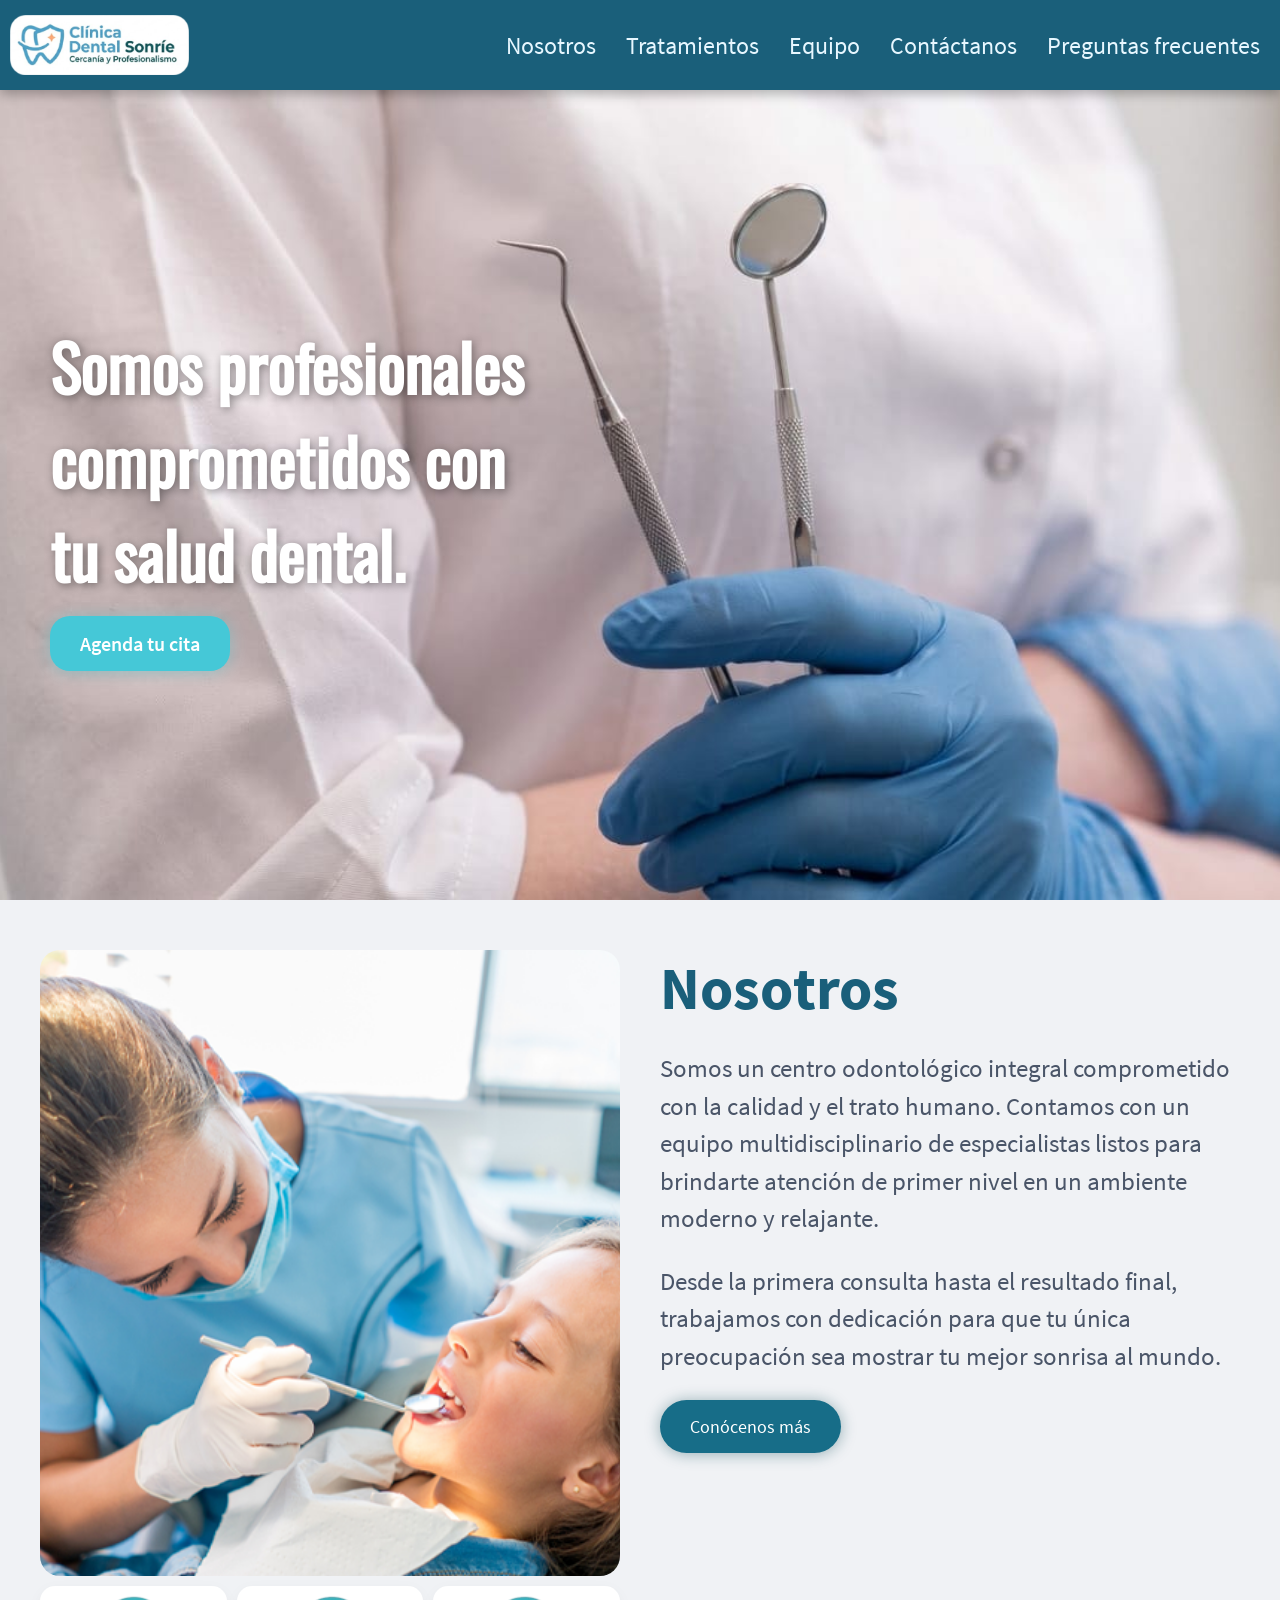
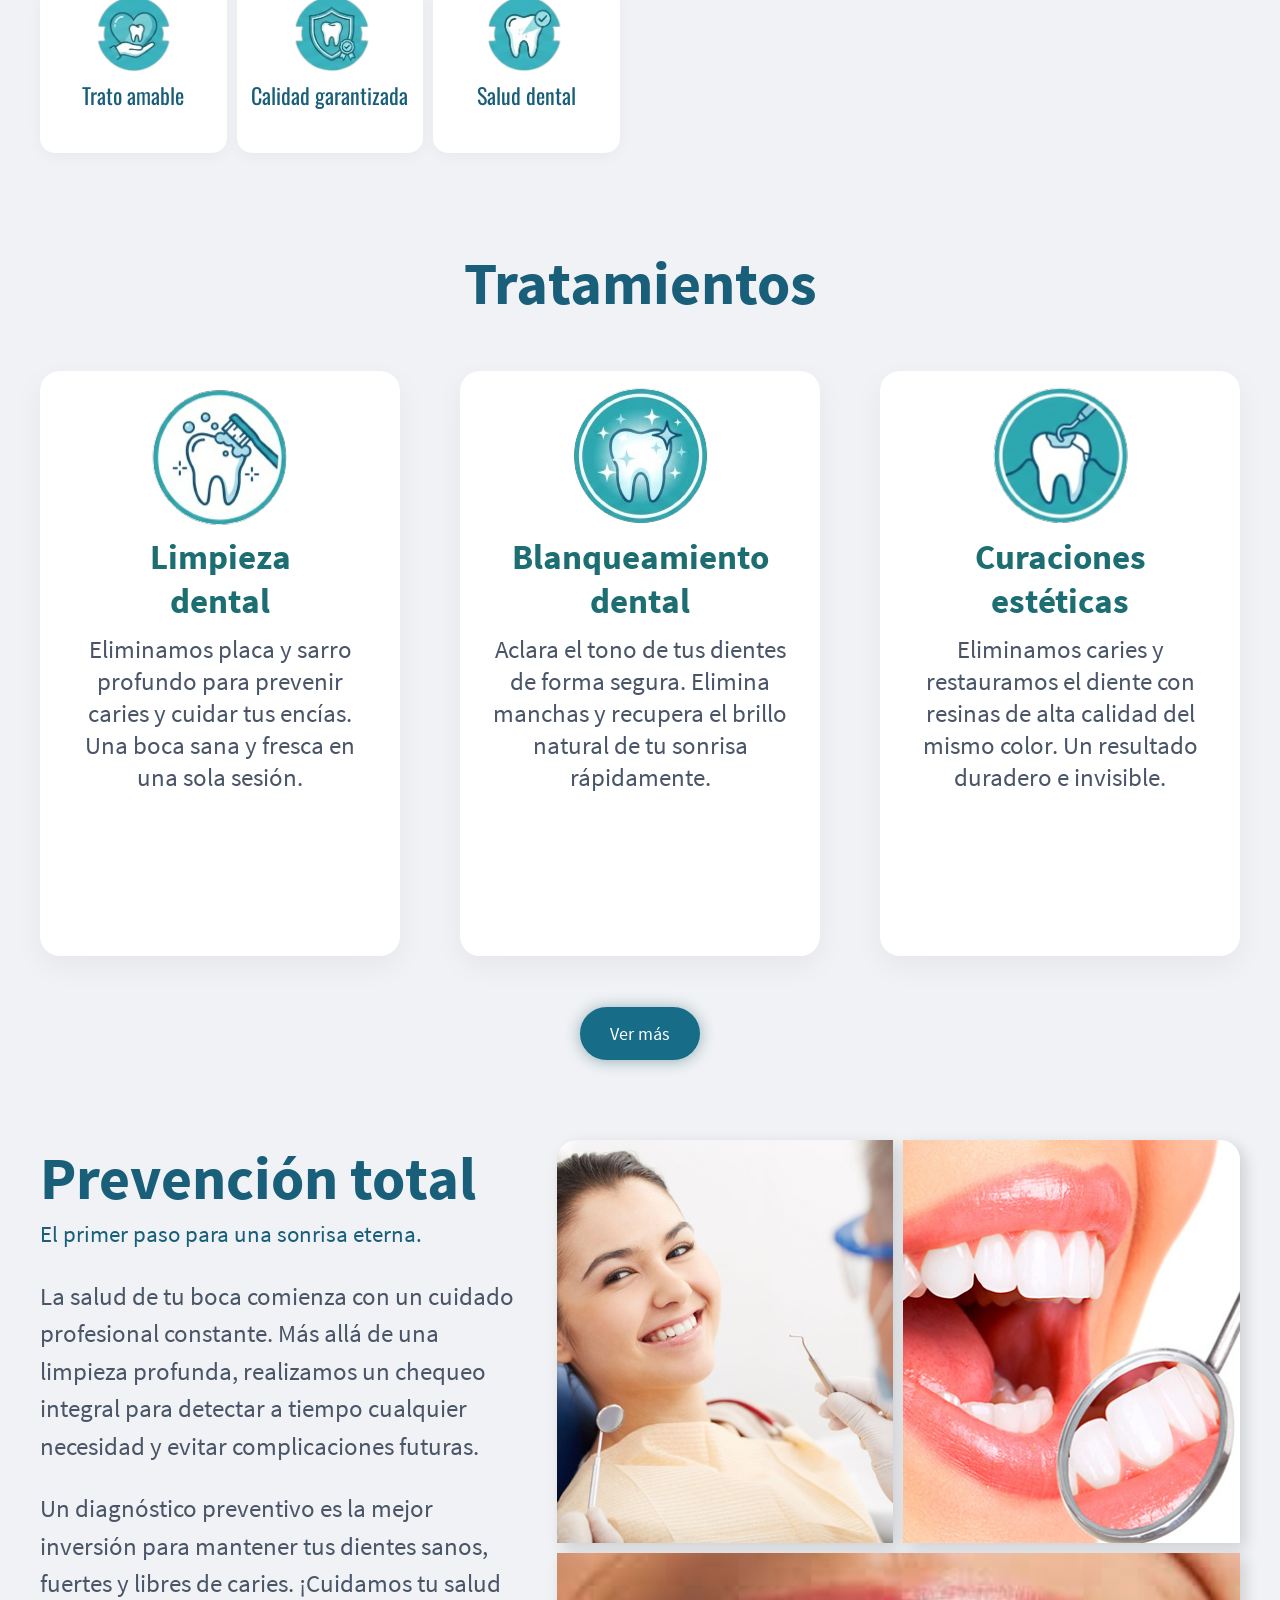
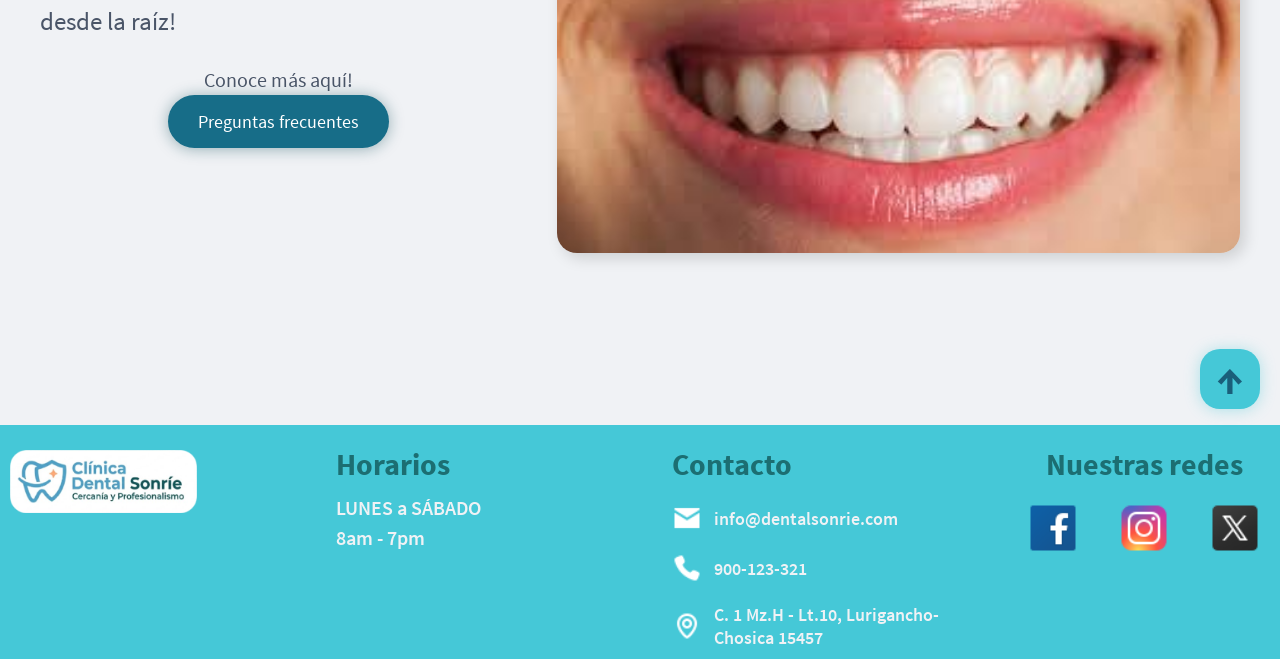
<file: index.html>
<!DOCTYPE html>
<html lang="en">
<head>
    <meta charset="UTF-8">
    <meta name="viewport" content="width=device-width, initial-scale=1.0">
    <title>Clínica Dental Sonríe</title>
    <link rel="stylesheet" href="css/global.css">
    <link rel="stylesheet" href="css/inicio.css">
</head>
<body>
    <!-- ====================================================================== -->
    <header id="header">
        <div class="logo_header">
            <a href="index.html"><img src="img/inicio/logo.png" alt="logo de la clínica dental"/></a>
        </div>
        <nav>
            <ul>
                <li><a href="pag_nosotros/index.html">Nosotros</a></li>
                <li><a href="pag_tratamientos/index.html">Tratamientos</a></li>
                <li><a href="pag_equipo/index.html">Equipo</a></li>
                <li><a href="pag_contactanos/index.html">Contáctanos</a></li>
                <li><a href="pag_preguntas_frecuentes/index.html">Preguntas frecuentes</a></li>
            </ul>
        </nav>
    </header>
    <!-- ====================================================================== -->
    <main>
        <section class="banner">
            <div class="titulo_principal">
                <h1>Somos profesionales comprometidos con tu salud dental.</h1>
            </div>
            <div class="boton_banner">
                <div class="boton_celeste">
                    <a href="pag_contactanos/index.html" class="btn">Agenda tu cita</a>
                </div>
            </div>
        </section>
        <div class="contenedor">
            <section class="bloque1">
                <div class="imagen1">
                    <img src="img/inicio/imagen1.png"/>
                </div>
                <div class="iconos">
                    <div class="icono">
                        <img src="img/inicio/trato_amable.png"/>
                        <p>Trato amable</p>
                    </div>
                    <div class="icono">
                        <img src="img/inicio/calidad_garantizada.png"/>
                        <p>Calidad garantizada</p>
                    </div>
                    <div class="icono">
                        <img src="img/inicio/salud_dental.png"/>
                        <p>Salud dental</p>
                    </div>
                </div>
            </section>
            <section class="bloque2">
                <div>
                    <h2>Nosotros</h2>
                </div>
                <div>
                    <p>Somos un centro odontológico integral comprometido con la calidad y el trato humano. 
                    Contamos con un equipo multidisciplinario de especialistas listos para brindarte atención de primer nivel en un ambiente moderno y relajante.</p>  
                    <p>Desde la primera consulta hasta el resultado final, trabajamos con dedicación para que tu única preocupación sea mostrar tu mejor sonrisa al mundo.</p>
                </div>
                <div class="boton_bloque2" >
                    <a href="pag_nosotros/index.html">
                        <button class="boton">Conócenos más</button>
                    </a>
                </div>
            </section>
            <section class="bloque3">
                <div>
                    <div class="titulo_bloque3">
                        <h2>Prevención total</h2>
                        <p><small>El primer paso para una sonrisa eterna.</small></p>
                    </div>
                    <div>
                        <p>La salud de tu boca comienza con un cuidado profesional constante. 
                        Más allá de una limpieza profunda, realizamos un chequeo integral para detectar a tiempo cualquier necesidad y evitar complicaciones futuras.</p>
                        <p>Un diagnóstico preventivo es la mejor inversión para mantener tus dientes sanos, fuertes y libres de caries. 
                        ¡Cuidamos tu salud desde la raíz!</p>
                    </div>
                    <div class="boton_bloque3">
                        <p>Conoce más aquí!</p>
                        <a href="pag_preguntas_frecuentes/index.html">
                            <button class="boton">Preguntas frecuentes</button> 
                        </a>
                    </div>
                </div>
            </section>
            <section class="bloque4">
                <div class="imagen1_bloque4">
                    <img src="img/inicio/imagen2.jpg"/>
                 </div>
                  <div class="imagen2_bloque4">
                      <img src="img/inicio/imagen3.jpg"/>
                </div>
                <div class="imagen3_bloque4">
                    <img src="img/inicio/imagen4.jpg"/>
                </div>
            </section>
            <section class="bloque5">
                <div class="titulo_bloque5">
                    <h2>Tratamientos</h2>
                </div>
                <section class="tratamientos_bloque5">
                    <div>
                        <img src="img/inicio/limpieza_dental.png"/>
                        <h3>Limpieza dental</h3>
                        <p>Eliminamos placa y sarro profundo para prevenir caries y cuidar tus encías. 
                        Una boca sana y fresca en una sola sesión.</p>
                    </div>
                    <div>
                        <img src="img/inicio/blanqueamiento_dental.png"/>
                        <h3>Blanqueamiento dental</h3>
                        <p>Aclara el tono de tus dientes de forma segura. 
                        Elimina manchas y recupera el brillo natural de tu sonrisa rápidamente.</p>
                    </div>
                    <div>
                        <img src="img/inicio/curaciones_esteticas.png"/>
                        <h3>Curaciones estéticas</h3>
                        <p>Eliminamos caries y restauramos el diente con resinas de alta calidad del mismo color. 
                        Un resultado duradero e invisible.</p>
                    </div>
                </section>
                <div class="boton_bloque5">
                        <a href="pag_tratamientos/index.html">
                            <button class="boton"> Ver más</button>
                        </a>
                    </div>
            </section>
        </div>
        <button class="boton_regreso" onclick="regresoHeader()">
            ↑
        </button>
    </main>
    <!-- ====================================================================== -->
    <footer>
        <section class="logo_footer">
            <img src="img/inicio/logo.png"/>
        </section>
        <section class="horarios_footer">
            <div class="titulo_footer">
                <h3>Horarios</h3>
            </div>
            <div class="item1_footer">
                <p>LUNES a SÁBADO</p>
                <P>8am - 7pm</P>
            </div>
        </section>
        <section class="contacto_footer">
            <div class="titulo_footer">
                <h3>Contacto</h3>
            </div>
            <div >
                <div class="item2_footer">
                    <img src="img/inicio/icono_correo.png"/>
                    <p>info@dentalsonrie.com</p>
                </div>
                <div class="item2_footer">
                    <img src="img/inicio/icono_telefono.png"/>
                    <p>900-123-321</p>
                </div>
                <div class="item2_footer">
                    <img src="img/inicio/icono_ubicacion.png"/>   
                    <p>C. 1 Mz.H - Lt.10, Lurigancho-Chosica 15457</p>
                </div>
            </div>
        </section>
        <section class="redes_footer">
            <div class="titulo_footer">
                <h3>Nuestras redes</h3>
            </div>
            <div class="item3_footer">
                <a href="https://www.facebook.com/">
                    <img src="img/inicio/icono_facebook.png"/>
                </a>
                <a href="https://www.instagram.com/">
                    <img src="img/inicio/icono_instagram.png"/>
                </a>
                <a href="https://x.com/">
                    <img src="img/inicio/icono_x.png"/>
                </a>
            </div>
        </section>
    </footer>
    <!-- ====================================================================== -->
     <script src="js/global.js"></script>
</body>
</html>
</file>
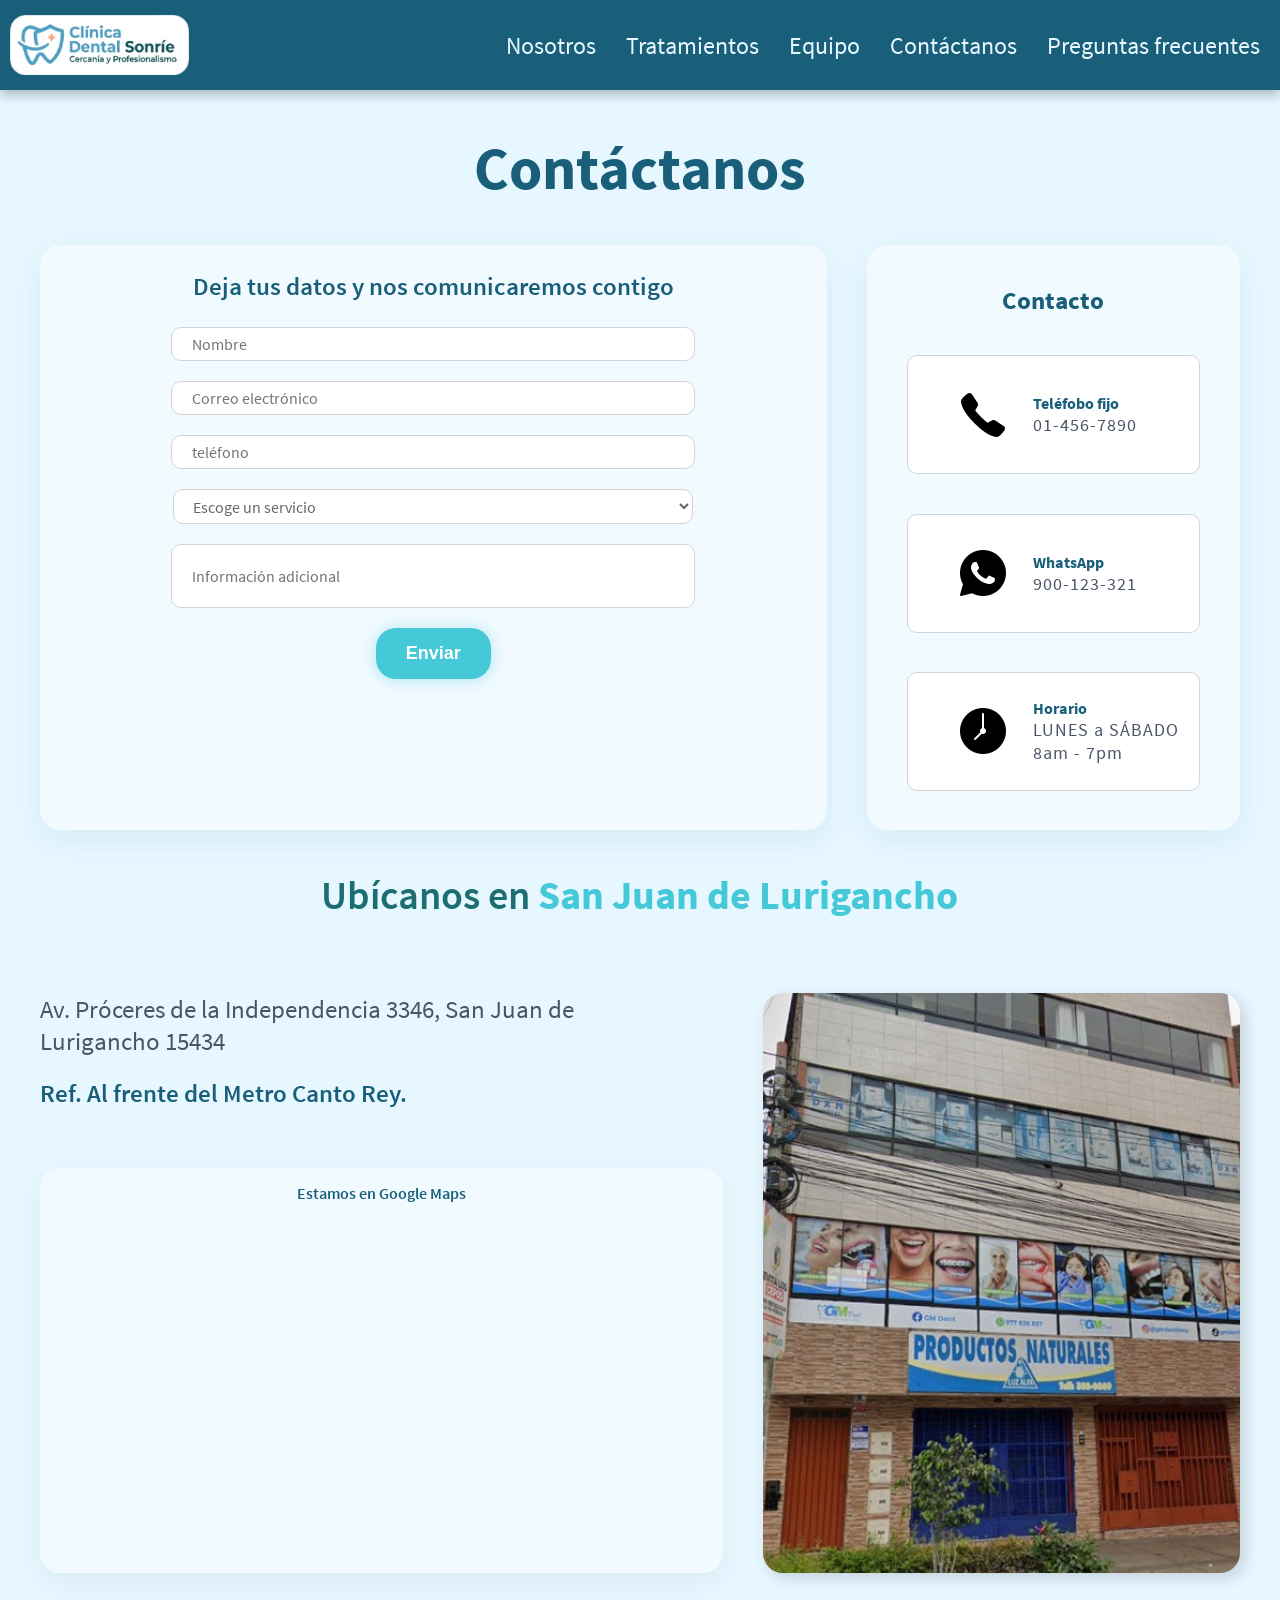
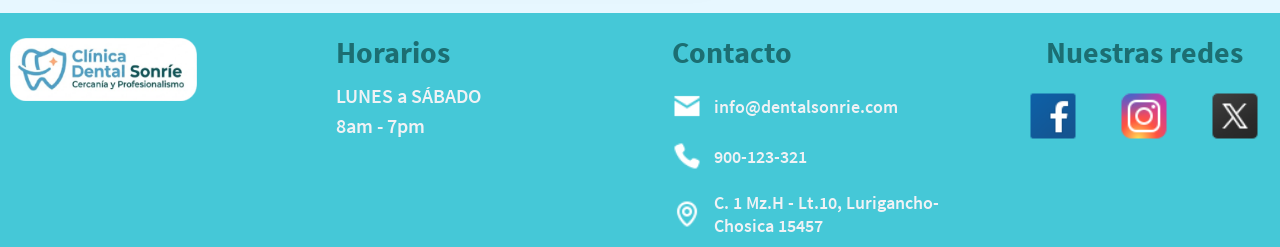
<file: pag_contactanos/index.html>
<!DOCTYPE html>
<html lang="en">
<head>
    <meta charset="UTF-8">
    <meta name="viewport" content="width=device-width, initial-scale=1.0">
    <title>Clínica Dental Sonríe</title>
    <link rel="stylesheet" href="../css/global.css">
    <link rel="stylesheet" href="../css/contactanos.css">
</head>
<body>
    <!-- ====================================================================== -->
    <header>
        <div class="logo_header">
            <a href="../index.html"><img src="../img/inicio/logo.png" alt="logo de la clínica dental"/></a>
        </div>
        <nav>
            <ul>
                <li><a href="../pag_nosotros/index.html">Nosotros</a></li>
                <li><a href="../pag_tratamientos/index.html">Tratamientos</a></li>
                <li><a href="../pag_equipo/index.html">Equipo</a></li>
                <li><a href="../pag_contactanos/index.html">Contáctanos</a></li>
                <li><a href="../pag_preguntas_frecuentes/index.html">Preguntas frecuentes</a></li>
            </ul>
        </nav>
    </header>
    <!-- ====================================================================== -->
    <main>
        <div class="contenedor">
            <section class="bloque1">
                <h1>Contáctanos</h1>
            </section>
            <section class="bloque2">
                 <div class="letras_bloque2">
                    <p>Deja tus datos y nos comunicaremos contigo</p>
                </div>
                <div class="datos_bloque">
                    <div class="nombre_bloque2">
                        <input type="text" id="nombre" placeholder="Nombre">
                    </div>
                    <div class="correo_bloque2">
                        <input type="email" id="correo" placeholder="Correo electrónico">
                    </div>
                    <div class="telefono_bloque2">
                        <input type="text" id="telefono" placeholder="teléfono">
                    </div>
                    <div class="tratamientos_bloque2">
                        <select name="servicios" id="servicios">
                            <option value="" disabled selected>Escoge un servicio</option>
                            <option value="Blanqueamiento">Blanqueamiento dental</option>
                            <option value="Limpieza">Limpieza dental</option>
                            <option value="Curaciones">Curaciones estéticas</option>
                            <option value="Endodoncia">Endodoncia</option>
                            <option value="Protesis">Coronas y prótesis</option>
                            <option value="Extracciones">Extracciones</option>
                            <option value="Consulta">Otra consulta</option>
                        </select>
                    </div>
                    <div class="adicional_bloque2">
                        <input class="mensaje_adicional" type="text" id="mensaje" placeholder="Información adicional">
                    </div>
                </div>
                <div class="boton_enviar">
                        <button class="boton_celeste">Enviar</button>
                </div>
            </section>
            <section class="bloque3">
                <h3>Contacto</h3>
                <div class="contacto1">
                    <div class="icono_contacto">
                        <img src="../img/contactanos/icono1.png"/>
                    </div>
                    <div class="texto_contacto">
                        <p>Teléfobo fijo</p>
                        <p>01-456-7890</p>
                    </div>
                </div>
                <div class="contacto2">
                    <div class="icono_contacto">
                        <img src="../img/contactanos/icono2.png"/>
                    </div>
                    <div class="texto_contacto">
                        <p>WhatsApp</p>
                        <p>900-123-321</p>
                    </div>
                </div>
                <div class="contacto3">
                    <div class="icono_contacto">
                        <img src="../img/contactanos/icono3.png"/>
                    </div>
                    <div class="texto_contacto">
                        <p>Horario</p>
                        <p>LUNES a SÁBADO</p>
                        <P>8am - 7pm</P>
                    </div>
                </div>
            </section>
            <section class="bloque4">
                <h2>Ubícanos en <span>San Juan de Lurigancho</span></h2>
            </section>
            <section class="bloque5">
                <p>Av. Próceres de la Independencia 3346, San Juan de Lurigancho 15434</p>
                <p>Ref. Al frente del Metro Canto Rey.</p>
            </section>
            <section class="bloque6">
                <p>Estamos en Google Maps</p>
                <iframe src="https://www.google.com/maps/embed?pb=!1m18!1m12!1m3!1d975.7447772918895!2d-77.00243320080261!3d-11.975947299999993!2m3!1f0!2f0!3f0!3m2!1i1024!2i768!4f13.1!3m3!1m2!1s0x9105c5425acc33ed%3A0xa07aaf44c9d487b1!2sGM%20Dent%20Sede%20San%20Juan%20de%20Lurigancho!5e0!3m2!1ses-419!2spe!4v1781799864557!5m2!1ses-419!2spe" width="600" height="450" style="border:0;" allowfullscreen="" loading="lazy" referrerpolicy="no-referrer-when-downgrade"></iframe>
            </section>
            <section class="bloque7">
                <img src="../img/contactanos/imagen_clinica.jpg.jpeg"/>
            </section>
        </div>
    </main>
    <!-- ====================================================================== -->
    <footer>
        <section class="logo_footer">
            <img src="../img/inicio/logo.png"/>
        </section>
        <section class="horarios_footer">
            <div class="titulo_footer">
                <h3>Horarios</h3>
            </div>
            <div class="item1_footer">
                <p>LUNES a SÁBADO</p>
                <P>8am - 7pm</P>
            </div>
        </section>
        <section class="contacto_footer">
            <div class="titulo_footer">
                <h3>Contacto</h3>
            </div>
            <div >
                <div class="item2_footer">
                    <img src="../img/inicio/icono_correo.png"/>
                    <p>info@dentalsonrie.com</p>
                </div>
                <div class="item2_footer">
                    <img src="../img/inicio/icono_telefono.png"/>
                    <p>900-123-321</p>
                </div>
                <div class="item2_footer">
                    <img src="../img/inicio/icono_ubicacion.png"/>   
                    <p>C. 1 Mz.H - Lt.10, Lurigancho-Chosica 15457</p>
                </div>
            </div>
        </section>
        <section class="redes_footer">
            <div class="titulo_footer">
                <h3>Nuestras redes</h3>
            </div>
            <div class="item3_footer">
                <a href="https://www.facebook.com/">
                    <img src="../img/inicio/icono_facebook.png"/>
                </a>
                <a href="https://www.instagram.com/">
                    <img src="../img/inicio/icono_instagram.png"/>
                </a>
                <a href="https://x.com/">
                    <img src="../img/inicio/icono_x.png"/>
                </a>
            </div>
        </section>
    </footer>
    <!-- ====================================================================== -->
</body>
</html>
</file>
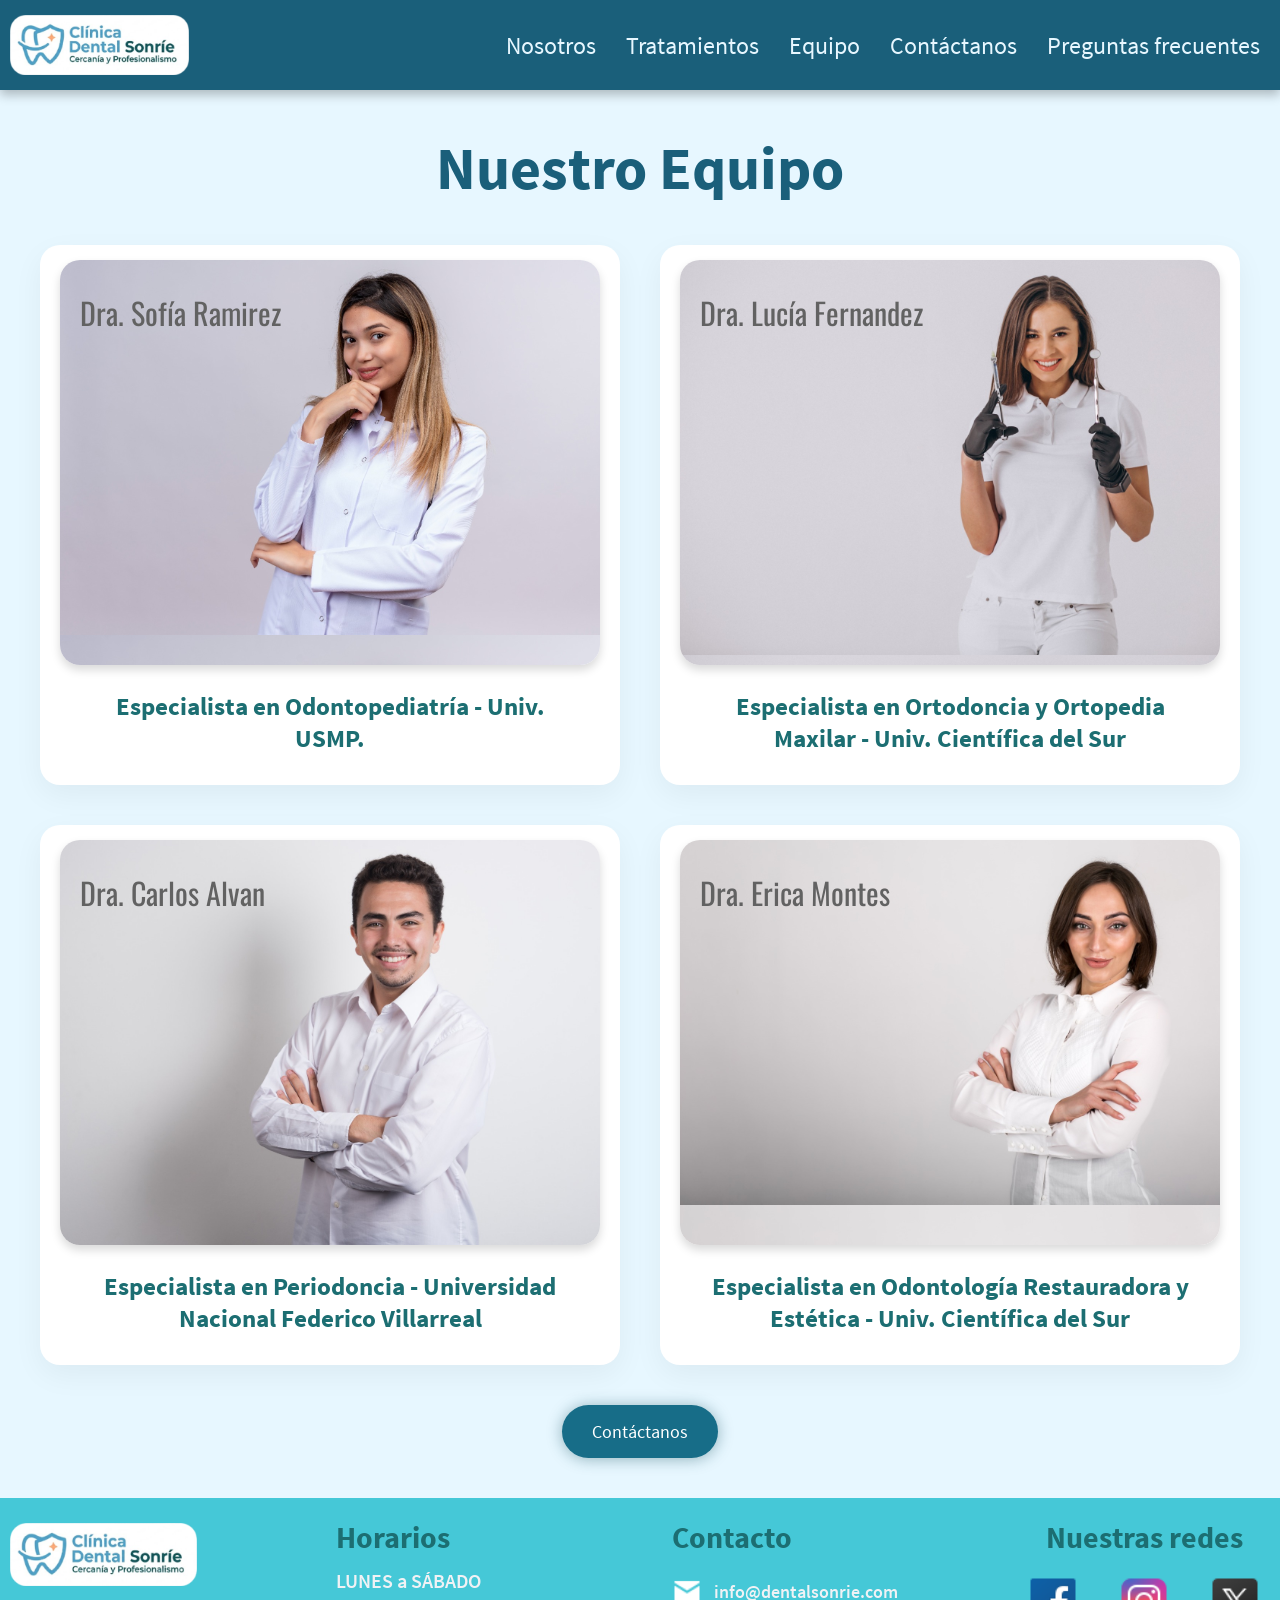
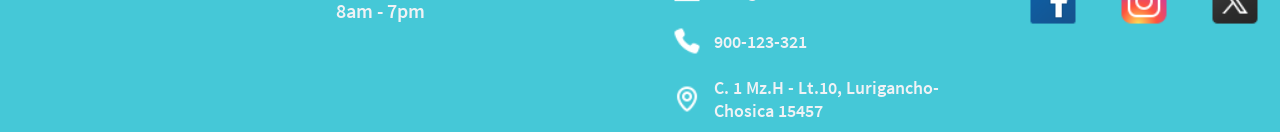
<file: pag_equipo/index.html>
<!DOCTYPE html>
<html lang="en">
<head>
    <meta charset="UTF-8">
    <meta name="viewport" content="width=device-width, initial-scale=1.0">
    <title>Clínica Dental Sonríe</title>
    <link rel="stylesheet" href="../css/global.css">
    <link rel="stylesheet" href="../css/equipo.css">
</head>
<body>
    <!-- ====================================================================== -->
    <header>
        <div class="logo_header">
            <a href="../index.html"><img src="../img/inicio/logo.png" alt="logo de la clínica dental"/></a>
        </div>
        <nav>
            <ul>
                <li><a href="../pag_nosotros/index.html">Nosotros</a></li>
                <li><a href="../pag_tratamientos/index.html">Tratamientos</a></li>
                <li><a href="../pag_equipo/index.html">Equipo</a></li>
                <li><a href="../pag_contactanos/index.html">Contáctanos</a></li>
                <li><a href="../pag_preguntas_frecuentes/index.html">Preguntas frecuentes</a></li>
            </ul>
        </nav>
    </header>
    <!-- ====================================================================== -->
    <main>
        <div class="contenedor">
            <section class="bloque1">
                <h1>Nuestro Equipo</h1>
            </section>
            <section class="bloque2">
                <div class="imagen1_bloque">
                    <div class="texto_imagen">
                        <p>Dra. Sofía Ramirez</p>
                    </div>
                </div>
                <div class="texto_bloque">
                    <p>Especialista en Odontopediatría - Univ. USMP.</p>
                </div>
            </section>
            <section class="bloque3">
                <div class="imagen2_bloque">
                    <div class="texto_imagen">
                        <p>Dra. Lucía Fernandez</p>
                    </div>
                </div>
                <div class="texto_bloque">
                    <p>Especialista en Ortodoncia y Ortopedia Maxilar - Univ. Científica del Sur</p>
                </div>
            </section>
            <section class="bloque4">
                <div class="imagen3_bloque">
                    <div class="texto_imagen">
                        <p>Dra. Carlos Alvan</p>
                    </div>
                </div>
                <div class="texto_bloque">
                    <p>Especialista en Periodoncia - Universidad Nacional Federico Villarreal</p>
                </div>
            </section>
            <section class="bloque5">
                <div class="imagen4_bloque">
                    <div class="texto_imagen">
                        <p>Dra. Erica Montes</p>
                    </div>
                </div>
                <div class="texto_bloque">
                    <p>Especialista en Odontología Restauradora y Estética - Univ. Científica del Sur</p>
                </div>
            </section>
            <section class="bloque6">
                <a href="../pag_contactanos/index.html">
                    <button class="boton">Contáctanos</button> 
                </a>
            </section>
        </div>
    </main>
    <!-- ====================================================================== -->
    <footer>
        <section class="logo_footer">
            <img src="../img/inicio/logo.png"/>
        </section>
        <section class="horarios_footer">
            <div class="titulo_footer">
                <h3>Horarios</h3>
            </div>
            <div class="item1_footer">
                <p>LUNES a SÁBADO</p>
                <P>8am - 7pm</P>
            </div>
        </section>
        <section class="contacto_footer">
            <div class="titulo_footer">
                <h3>Contacto</h3>
            </div>
            <div >
                <div class="item2_footer">
                    <img src="../img/inicio/icono_correo.png"/>
                    <p>info@dentalsonrie.com</p>
                </div>
                <div class="item2_footer">
                    <img src="../img/inicio/icono_telefono.png"/>
                    <p>900-123-321</p>
                </div>
                <div class="item2_footer">
                    <img src="../img/inicio/icono_ubicacion.png"/>   
                    <p>C. 1 Mz.H - Lt.10, Lurigancho-Chosica 15457</p>
                </div>
            </div>
        </section>
        <section class="redes_footer">
            <div class="titulo_footer">
                <h3>Nuestras redes</h3>
            </div>
            <div class="item3_footer">
                <a href="https://www.facebook.com/">
                    <img src="../img/inicio/icono_facebook.png"/>
                </a>
                <a href="https://www.instagram.com/">
                    <img src="../img/inicio/icono_instagram.png"/>
                </a>
                <a href="https://x.com/">
                    <img src="../img/inicio/icono_x.png"/>
                </a>
            </div>
        </section>
    </footer>
    <!-- ====================================================================== -->
</body>
</html>
</file>
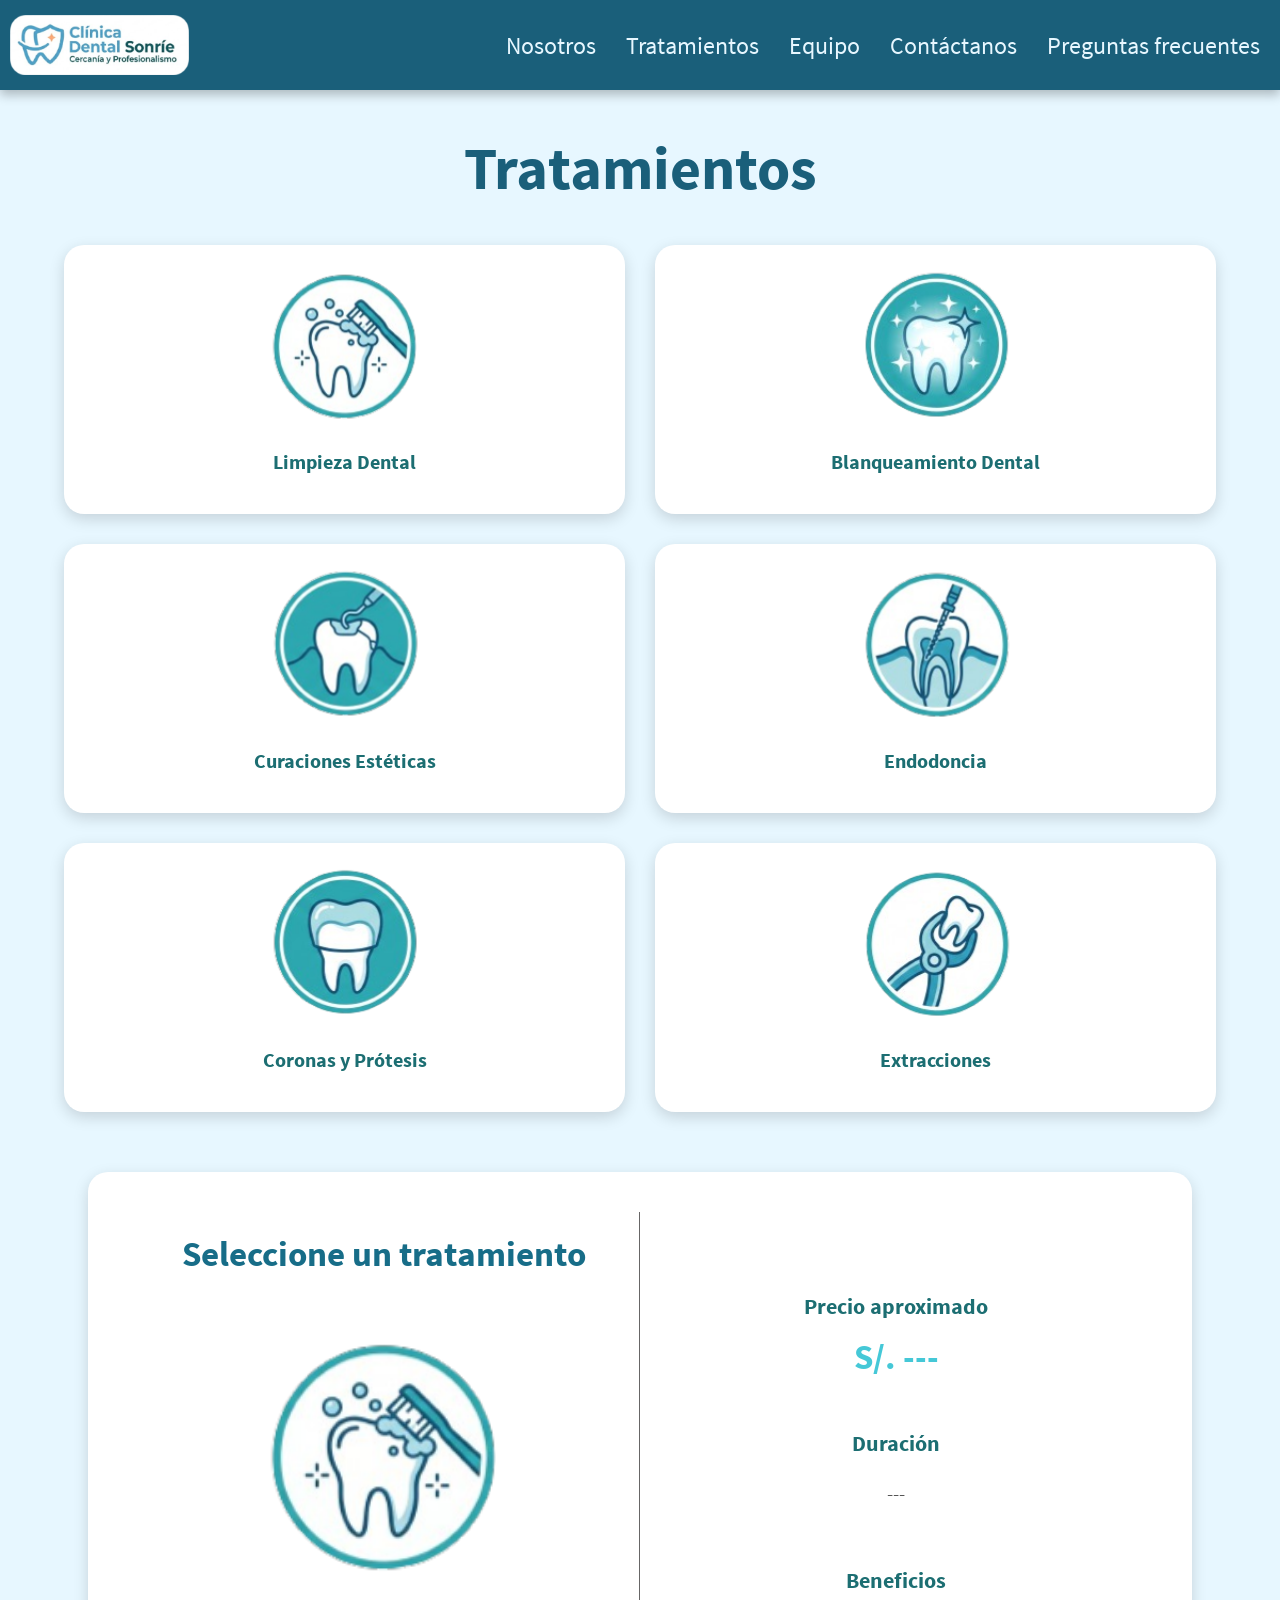
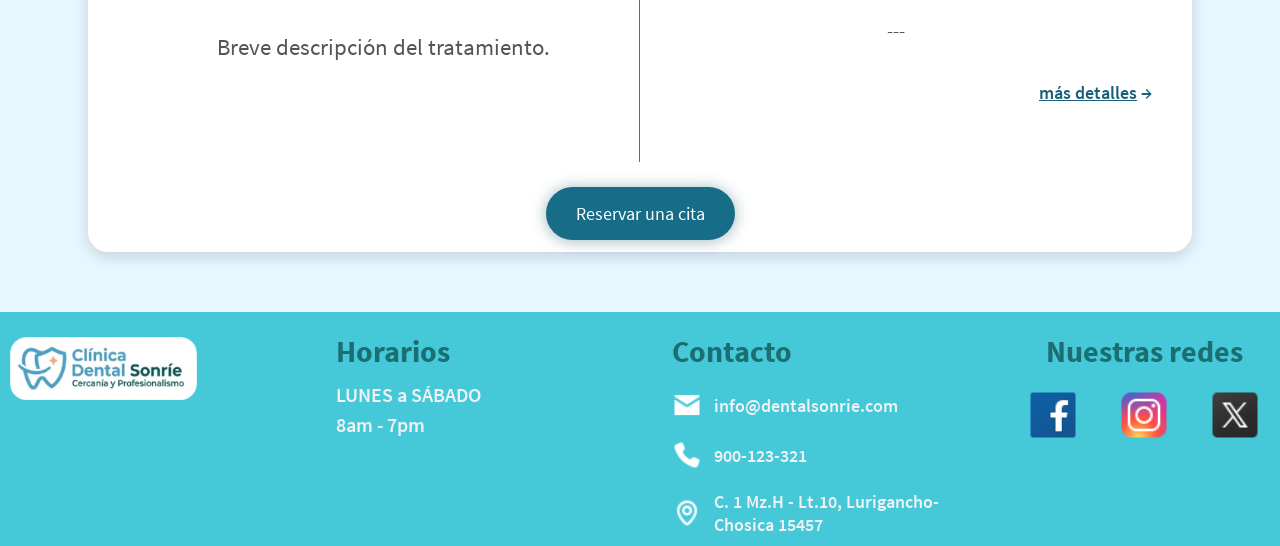
<file: pag_tratamientos/index.html>
<!DOCTYPE html>
<html lang="es">
<head>
    <meta charset="UTF-8">
    <meta name="viewport" content="width=device-width, initial-scale=1.0">
    <title>Clínica Dental Sonríe</title>
    <link rel="stylesheet" href="../css/global.css">
    <link rel="stylesheet" href="../css/tratamientos.css">
</head>
<body>

<header>
    <div class="logo_header">
        <a href="../index.html"><img src="../img/inicio/logo.png" alt="logo de la clínica dental"/></a>
    </div>

    <nav>
        <ul>
            <li><a href="../pag_nosotros/index.html">Nosotros</a></li>
            <li><a href="../pag_tratamientos/index.html">Tratamientos</a></li>
            <li><a href="../pag_equipo/index.html">Equipo</a></li>
            <li><a href="../pag_contactanos/index.html">Contáctanos</a></li>
            <li><a href="../pag_preguntas_frecuentes/index.html">Preguntas frecuentes</a></li>
        </ul>
    </nav>
</header>

<main>
    <h1 class="titulo">Tratamientos</h1>
    <section class="contenedor-tratamientos">
        <div class="tarjeta" onclick="mostrarTratamiento('limpieza')">
            <img src="../img/tratamientos/limpieza_dental.png">
            <h3>Limpieza Dental</h3>
        </div>
        <div class="tarjeta" onclick="mostrarTratamiento('blanqueamiento')">
            <img src="../img/tratamientos/blancamiento_dental.png">
            <h3>Blanqueamiento Dental</h3>
        </div>
        <div class="tarjeta" onclick="mostrarTratamiento('curaciones')">
            <img src="../img/tratamientos/curaciones_esteticas.png">
            <h3>Curaciones Estéticas</h3>
        </div>
        <div class="tarjeta" onclick="mostrarTratamiento('endodoncia')">
            <img src="../img/tratamientos/endodoncia.png">
            <h3>Endodoncia</h3>
        </div>
        <div class="tarjeta" onclick="mostrarTratamiento('coronas')">
            <img src="../img/tratamientos/coronas_y_protesis.png">
            <h3>Coronas y Prótesis</h3>
        </div>
        <div class="tarjeta" onclick="mostrarTratamiento('extracciones')">
            <img src="../img/tratamientos/extraciones.png">
            <h3>Extracciones</h3>
        </div>
        
    </section>
    <section id="detalle" class="detalle">
        <div class="bloque1">
            <h2 id="titulo">Seleccione un tratamiento</h2>
            <img id="imagen" src="../img/tratamientos/limpieza_dental.png">
            <p id="texto">
                Breve descripción del tratamiento.
            </p>
        </div>
        <div class="bloque2">
            <h3>Precio aproximado</h3>
            <p id="precio">S/. ---</p>
            <h3>Duración</h3>
            <p id="duracion">---</p>
            <h3>Beneficios</h3>
            <p id="beneficios">---</p>
            <div class="boton_detalles">
                <a id="informacion" href=""><span style="text-decoration: underline;">más detalles</span> →</a>
            </div>
        </div>
        <div class="bloque3">
            <a href="../pag_contactanos/index.html">
                <button class="boton">Reservar una cita</button>
            </a>
        </div>
    </section>
</main>
<footer>
    <section class="logo_footer">
        <img src="../img/inicio/logo.png"/>
    </section>

    <section class="horarios_footer">
        <div class="titulo_footer">
            <h3>Horarios</h3>
        </div>

        <div class="item1_footer">
            <p>LUNES a SÁBADO</p>
            <p>8am - 7pm</p>
        </div>
    </section>

    <section class="contacto_footer">
        <div class="titulo_footer">
            <h3>Contacto</h3>
        </div>

        <div class="item2_footer">
            <img src="../img/inicio/icono_correo.png"/>
            <p>info@dentalsonrie.com</p>
        </div>

        <div class="item2_footer">
            <img src="../img/inicio/icono_telefono.png"/>
            <p>900-123-321</p>
        </div>

        <div class="item2_footer">
            <img src="../img/inicio/icono_ubicacion.png"/>
            <p>C. 1 Mz.H - Lt.10, Lurigancho-Chosica 15457</p>
        </div>
    </section>

    <section class="redes_footer">
        <div class="titulo_footer">
            <h3>Nuestras redes</h3>
        </div>

        <div class="item3_footer">
            <a href="https://www.facebook.com/">
                <img src="../img/inicio/icono_facebook.png"/>
            </a>
            <a href="https://www.instagram.com/">
                <img src="../img/inicio/icono_instagram.png"/>
            </a>
            <a href="https://x.com/">
                <img src="../img/inicio/icono_x.png"/>
            </a>
        </div>
    </section>

</footer>

<script src="../js/tratamientos.js"></script>

</body>
</html>
</file>
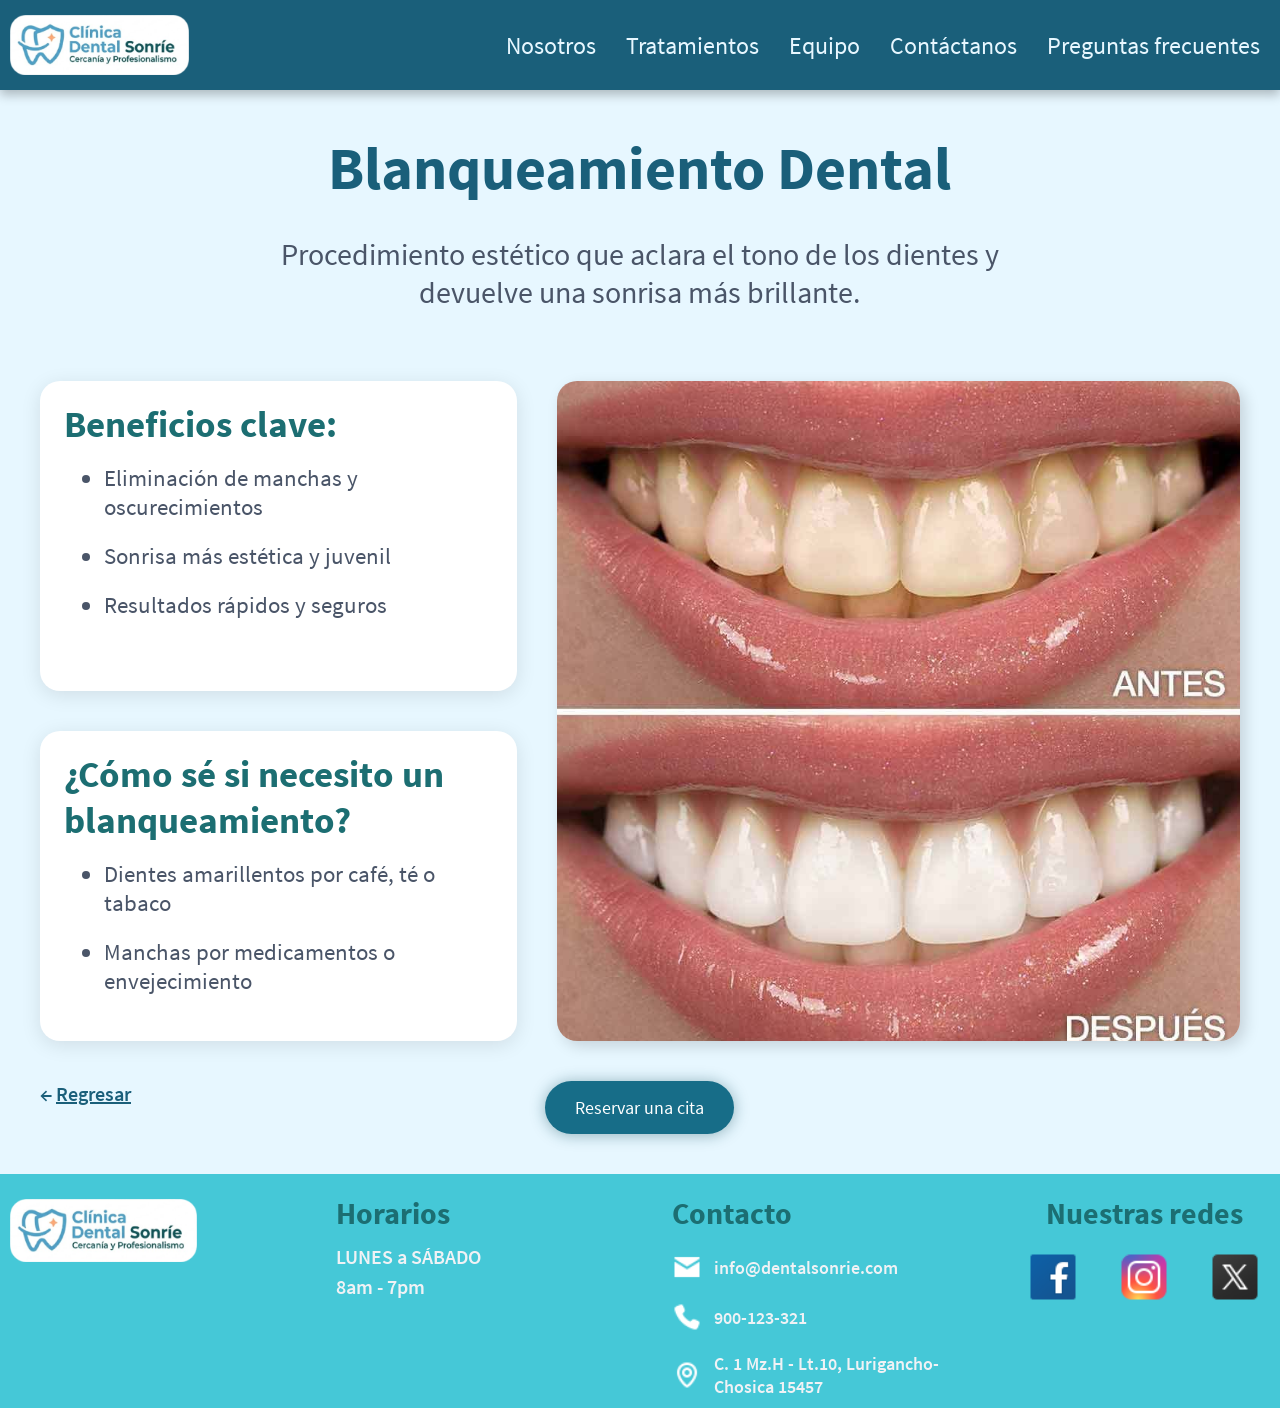
<file: pag_tratamientos/blanqueamiento_dental/index.html>
<!DOCTYPE html>
<html lang="en">
<head>
    <meta charset="UTF-8">
    <meta name="viewport" content="width=device-width, initial-scale=1.0">
    <title>Clínica Dental Sonríe</title>
    <link rel="stylesheet" href="../../css/global.css">
    <link rel="stylesheet" href="../../css/subpag._tratamientos.css">
</head>
<body>
    <!-- ====================================================================== -->
    <header>
        <div class="logo_header">
            <a href="../../index.html"><img src="../../img/inicio/logo.png" alt="logo de la clínica dental"/></a>
        </div>
        <nav>
            <ul>
                <li><a href="../../pag_nosotros/index.html">Nosotros</a></li>
                <li><a href="../../pag_tratamientos/index.html">Tratamientos</a></li>
                <li><a href="../../pag_equipo/index.html">Equipo</a></li>
                <li><a href="../../pag_contactanos/index.html">Contáctanos</a></li>
                <li><a href="../../pag_preguntas_frecuentes/index.html">Preguntas frecuentes</a></li>
            </ul>
        </nav>
    </header>
    <!-- ====================================================================== -->
    <main>
        <div class="contenedor">
            <section class="bloque1">
                <h1>Blanqueamiento Dental</h1>
                <p>Procedimiento estético que aclara el tono de los dientes y devuelve una sonrisa más brillante.</p>
            </section>
            <section class="bloque2">
                <div class="pregunta">
                    <h2>Beneficios clave:</h2>
                    <ul>
                        <li>Eliminación de manchas y oscurecimientos</li>
                        <li>Sonrisa más estética y juvenil</li>
                        <li>Resultados rápidos y seguros</li>
                    </ul> 
                </div>
            </section>
            <section class="bloque3">
                <div class="pregunta">
                    <h2>¿Cómo sé si necesito un blanqueamiento?</h2>
                    <ul>
                        <li>Dientes amarillentos por café, té o tabaco</li>
                        <li>Manchas por medicamentos o envejecimiento</li>
                    </ul>
                </div>
            </section>
            <section class="bloque4">
                <img src="../../img/tratamientos/subpag/blanqueamiento_dental.jpg"/>
            </section>
            <section class="bloque5">
                 <a href="../../pag_contactanos/index.html">
                        <button class="boton">Reservar una cita</button>
                </a>
            </section>
            <section class="bloque6">
                <a href="../../pag_tratamientos/index.html">← <span style="text-decoration: underline;">Regresar</span></a>
            </section>
        </div>
     </main>
    <!-- ====================================================================== -->
    <footer>
        <section class="logo_footer">
            <img src="../../img/inicio/logo.png"/>
        </section>
        <section class="horarios_footer">
            <div class="titulo_footer">
                <h3>Horarios</h3>
            </div>
            <div class="item1_footer">
                <p>LUNES a SÁBADO</p>
                <P>8am - 7pm</P>
            </div>
        </section>
        <section class="contacto_footer">
            <div class="titulo_footer">
                <h3>Contacto</h3>
            </div>
            <div >
                <div class="item2_footer">
                    <img src="../../img/inicio/icono_correo.png"/>
                    <p>info@dentalsonrie.com</p>
                </div>
                <div class="item2_footer">
                    <img src="../../img/inicio/icono_telefono.png"/>
                    <p>900-123-321</p>
                </div>
                <div class="item2_footer">
                    <img src="../../img/inicio/icono_ubicacion.png"/>   
                    <p>C. 1 Mz.H - Lt.10, Lurigancho-Chosica 15457</p>
                </div>
            </div>
        </section>
        <section class="redes_footer">
            <div class="titulo_footer">
                <h3>Nuestras redes</h3>
            </div>
            <div class="item3_footer">
                <a href="https://www.facebook.com/">
                    <img src="../../img/inicio/icono_facebook.png"/>
                </a>
                <a href="https://www.instagram.com/">
                    <img src="../../img/inicio/icono_instagram.png"/>
                </a>
                <a href="https://x.com/">
                    <img src="../../img/inicio/icono_x.png"/>
                </a>
            </div>
        </section>
    </footer>
    <!-- ====================================================================== -->
</body>
</html>
</file>
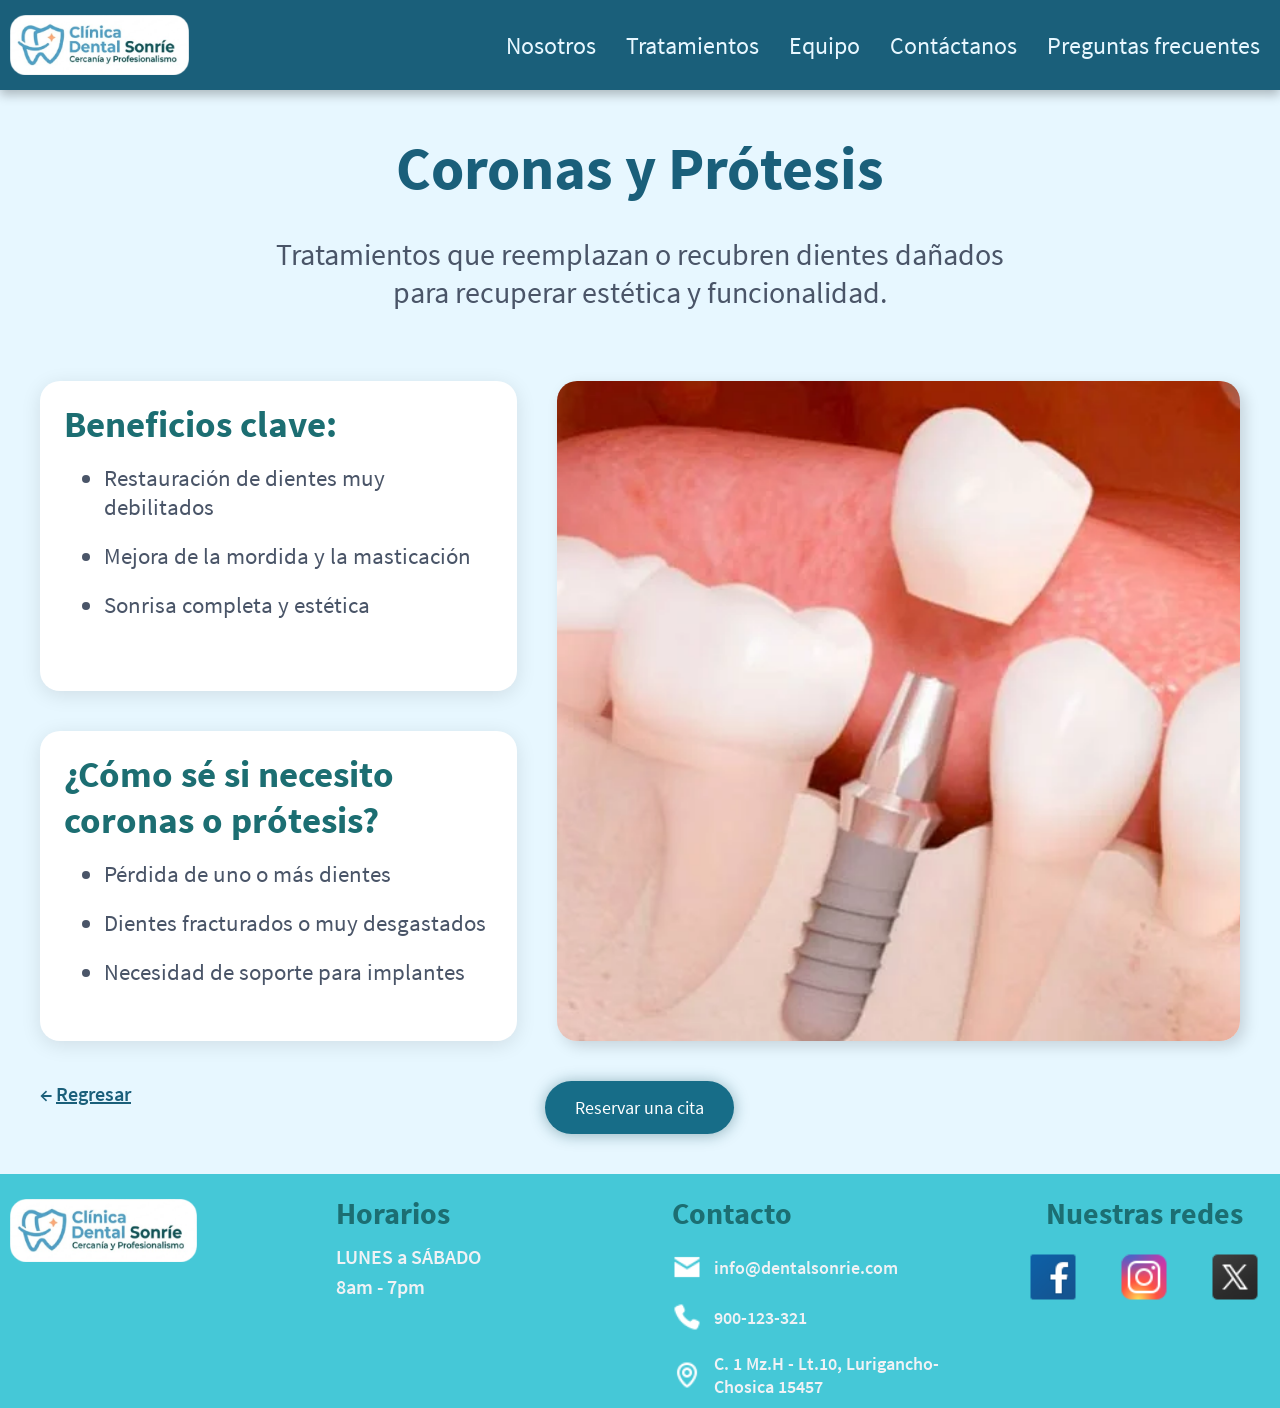
<file: pag_tratamientos/coronas_protesis/index.html>
<!DOCTYPE html>
<html lang="en">
<head>
    <meta charset="UTF-8">
    <meta name="viewport" content="width=device-width, initial-scale=1.0">
    <title>Clínica Dental Sonríe</title>
    <link rel="stylesheet" href="../../css/global.css">
    <link rel="stylesheet" href="../../css/subpag._tratamientos.css">
</head>
<body>
    <!-- ====================================================================== -->
    <header>
        <div class="logo_header">
            <a href="../../index.html"><img src="../../img/inicio/logo.png" alt="logo de la clínica dental"/></a>
        </div>
        <nav>
            <ul>
                <li><a href="../../pag_nosotros/index.html">Nosotros</a></li>
                <li><a href="../../pag_tratamientos/index.html">Tratamientos</a></li>
                <li><a href="../../pag_equipo/index.html">Equipo</a></li>
                <li><a href="../../pag_contactanos/index.html">Contáctanos</a></li>
                <li><a href="../../pag_preguntas_frecuentes/index.html">Preguntas frecuentes</a></li>
            </ul>
        </nav>
    </header>
    <!-- ====================================================================== -->
    <main>
        <div class="contenedor">
            <section class="bloque1">
                <h1>Coronas y Prótesis</h1>
                <p>Tratamientos que reemplazan o recubren dientes dañados para recuperar estética y funcionalidad.</p>
            </section>
            <section class="bloque2">
                <div class="pregunta">
                    <h2>Beneficios clave:</h2>
                    <ul>
                        <li>Restauración de dientes muy debilitados</li>
                        <li>Mejora de la mordida y la masticación</li>
                        <li>Sonrisa completa y estética</li>
                    </ul> 
                </div>
            </section>
            <section class="bloque3">
                <div class="pregunta">
                    <h2>¿Cómo sé si necesito coronas o prótesis?</h2>
                    <ul>
                        <li>Pérdida de uno o más dientes</li>
                        <li>Dientes fracturados o muy desgastados</li>
                        <li>Necesidad de soporte para implantes</li>
                    </ul>
                </div>
            </section>
            <section class="bloque4">
                <img src="../../img/tratamientos/subpag/coronas_protesis.jpg"/>
            </section>
            <section class="bloque5">
                 <a href="../../pag_contactanos/index.html">
                        <button class="boton">Reservar una cita</button>
                </a>
            </section>
            <section class="bloque6">
                <a href="../../pag_tratamientos/index.html">← <span style="text-decoration: underline;">Regresar</span></a>
            </section>
        </div>
     </main>
    <!-- ====================================================================== -->
    <footer>
        <section class="logo_footer">
            <img src="../../img/inicio/logo.png"/>
        </section>
        <section class="horarios_footer">
            <div class="titulo_footer">
                <h3>Horarios</h3>
            </div>
            <div class="item1_footer">
                <p>LUNES a SÁBADO</p>
                <P>8am - 7pm</P>
            </div>
        </section>
        <section class="contacto_footer">
            <div class="titulo_footer">
                <h3>Contacto</h3>
            </div>
            <div >
                <div class="item2_footer">
                    <img src="../../img/inicio/icono_correo.png"/>
                    <p>info@dentalsonrie.com</p>
                </div>
                <div class="item2_footer">
                    <img src="../../img/inicio/icono_telefono.png"/>
                    <p>900-123-321</p>
                </div>
                <div class="item2_footer">
                    <img src="../../img/inicio/icono_ubicacion.png"/>   
                    <p>C. 1 Mz.H - Lt.10, Lurigancho-Chosica 15457</p>
                </div>
            </div>
        </section>
        <section class="redes_footer">
            <div class="titulo_footer">
                <h3>Nuestras redes</h3>
            </div>
            <div class="item3_footer">
                <a href="https://www.facebook.com/">
                    <img src="../../img/inicio/icono_facebook.png"/>
                </a>
                <a href="https://www.instagram.com/">
                    <img src="../../img/inicio/icono_instagram.png"/>
                </a>
                <a href="https://x.com/">
                    <img src="../../img/inicio/icono_x.png"/>
                </a>
            </div>
        </section>
    </footer>
    <!-- ====================================================================== -->
</body>
</html>
</file>
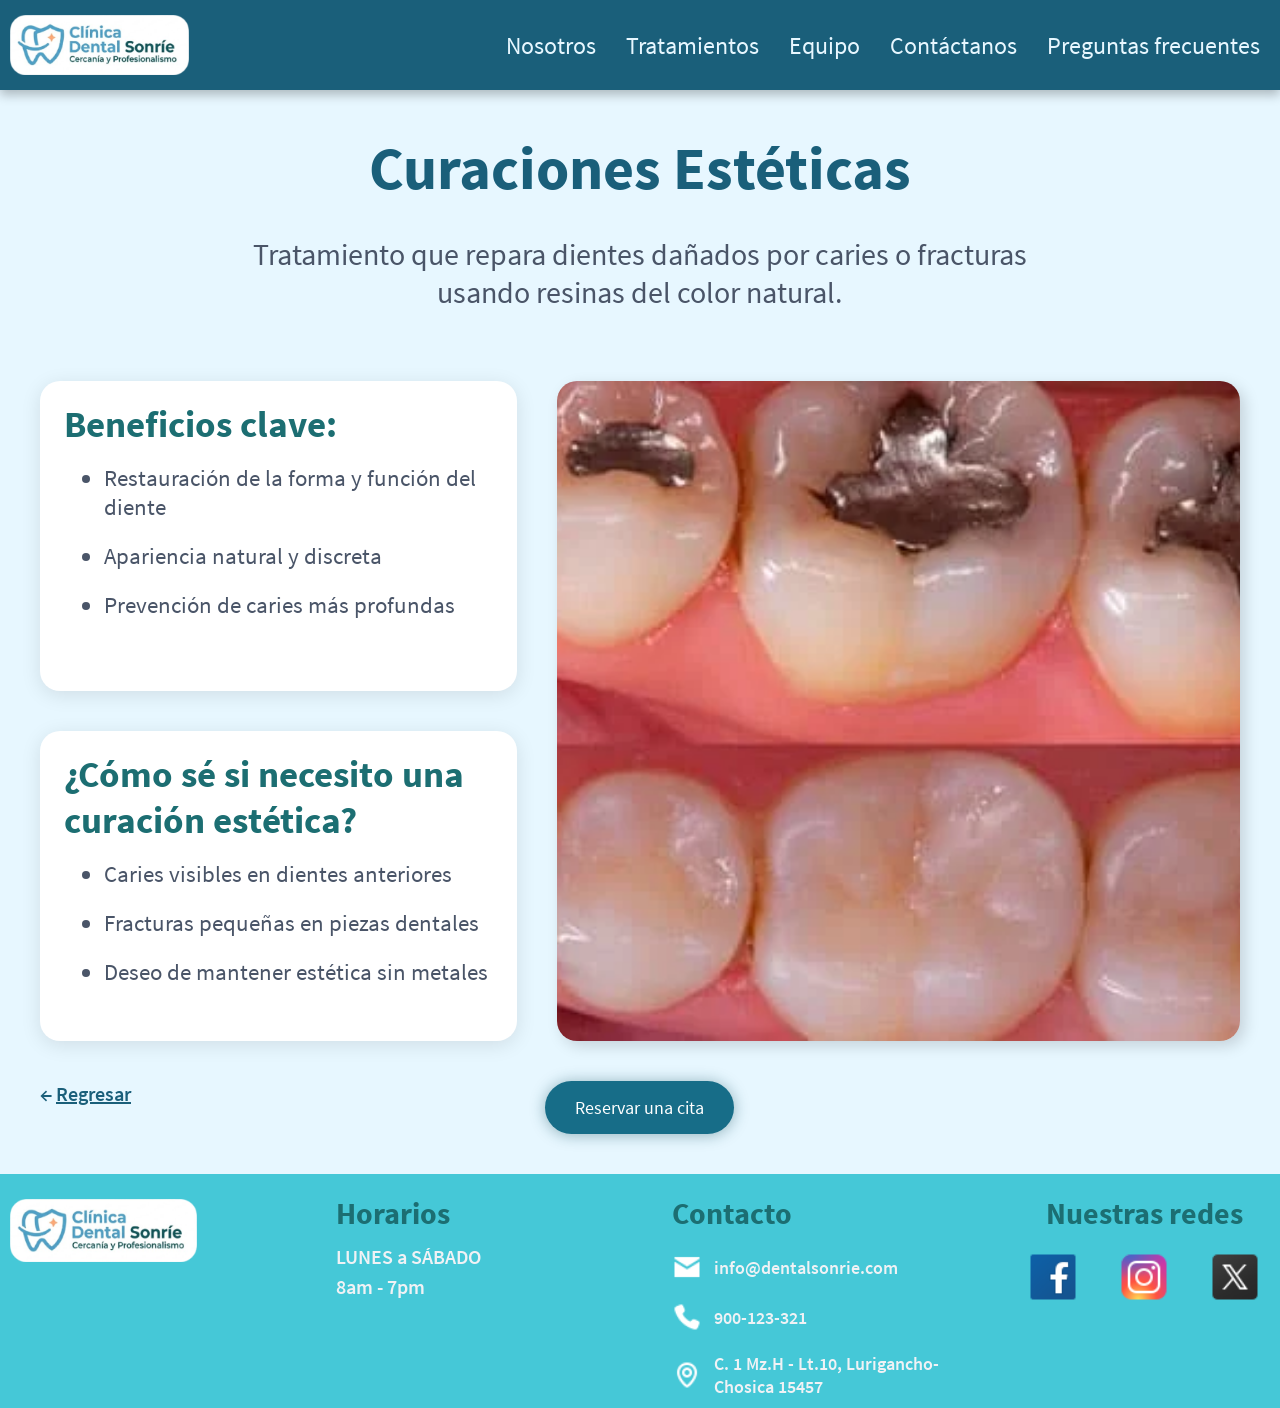
<file: pag_tratamientos/curaciones_esteticas/index.html>
<!DOCTYPE html>
<html lang="en">
<head>
    <meta charset="UTF-8">
    <meta name="viewport" content="width=device-width, initial-scale=1.0">
    <title>Clínica Dental Sonríe</title>
    <link rel="stylesheet" href="../../css/global.css">
    <link rel="stylesheet" href="../../css/subpag._tratamientos.css">
</head>
<body>
    <!-- ====================================================================== -->
    <header>
        <div class="logo_header">
            <a href="../../index.html"><img src="../../img/inicio/logo.png" alt="logo de la clínica dental"/></a>
        </div>
        <nav>
            <ul>
                <li><a href="../../pag_nosotros/index.html">Nosotros</a></li>
                <li><a href="../../pag_tratamientos/index.html">Tratamientos</a></li>
                <li><a href="../../pag_equipo/index.html">Equipo</a></li>
                <li><a href="../../pag_contactanos/index.html">Contáctanos</a></li>
                <li><a href="../../pag_preguntas_frecuentes/index.html">Preguntas frecuentes</a></li>
            </ul>
        </nav>
    </header>
    <!-- ====================================================================== -->
    <main>
        <div class="contenedor">
            <section class="bloque1">
                <h1>Curaciones Estéticas</h1>
                <p>Tratamiento que repara dientes dañados por caries o fracturas usando resinas del color natural.</p>
            </section>
            <section class="bloque2">
                <div class="pregunta">
                    <h2>Beneficios clave:</h2>
                    <ul>
                        <li>Restauración de la forma y función del diente</li>
                        <li>Apariencia natural y discreta</li>
                        <li>Prevención de caries más profundas</li>
                    </ul> 
                </div>
            </section>
            <section class="bloque3">
                <div class="pregunta">
                    <h2>¿Cómo sé si necesito una curación estética?</h2>
                    <ul>
                        <li>Caries visibles en dientes anteriores</li>
                        <li>Fracturas pequeñas en piezas dentales</li>
                        <li>Deseo de mantener estética sin metales</li>
                    </ul>
                </div>
            </section>
            <section class="bloque4">
                <img src="../../img/tratamientos/subpag/curaciones_esteticas.jpg"/>
            </section>
            <section class="bloque5">
                 <a href="../../pag_contactanos/index.html">
                        <button class="boton">Reservar una cita</button>
                </a>
            </section>
            <section class="bloque6">
                <a href="../../pag_tratamientos/index.html">← <span style="text-decoration: underline;">Regresar</span></a>
            </section>
        </div>
     </main>
    <!-- ====================================================================== -->
    <footer>
        <section class="logo_footer">
            <img src="../../img/inicio/logo.png"/>
        </section>
        <section class="horarios_footer">
            <div class="titulo_footer">
                <h3>Horarios</h3>
            </div>
            <div class="item1_footer">
                <p>LUNES a SÁBADO</p>
                <P>8am - 7pm</P>
            </div>
        </section>
        <section class="contacto_footer">
            <div class="titulo_footer">
                <h3>Contacto</h3>
            </div>
            <div >
                <div class="item2_footer">
                    <img src="../../img/inicio/icono_correo.png"/>
                    <p>info@dentalsonrie.com</p>
                </div>
                <div class="item2_footer">
                    <img src="../../img/inicio/icono_telefono.png"/>
                    <p>900-123-321</p>
                </div>
                <div class="item2_footer">
                    <img src="../../img/inicio/icono_ubicacion.png"/>   
                    <p>C. 1 Mz.H - Lt.10, Lurigancho-Chosica 15457</p>
                </div>
            </div>
        </section>
        <section class="redes_footer">
            <div class="titulo_footer">
                <h3>Nuestras redes</h3>
            </div>
            <div class="item3_footer">
                <a href="https://www.facebook.com/">
                    <img src="../../img/inicio/icono_facebook.png"/>
                </a>
                <a href="https://www.instagram.com/">
                    <img src="../../img/inicio/icono_instagram.png"/>
                </a>
                <a href="https://x.com/">
                    <img src="../../img/inicio/icono_x.png"/>
                </a>
            </div>
        </section>
    </footer>
    <!-- ====================================================================== -->
</body>
</html>
</file>
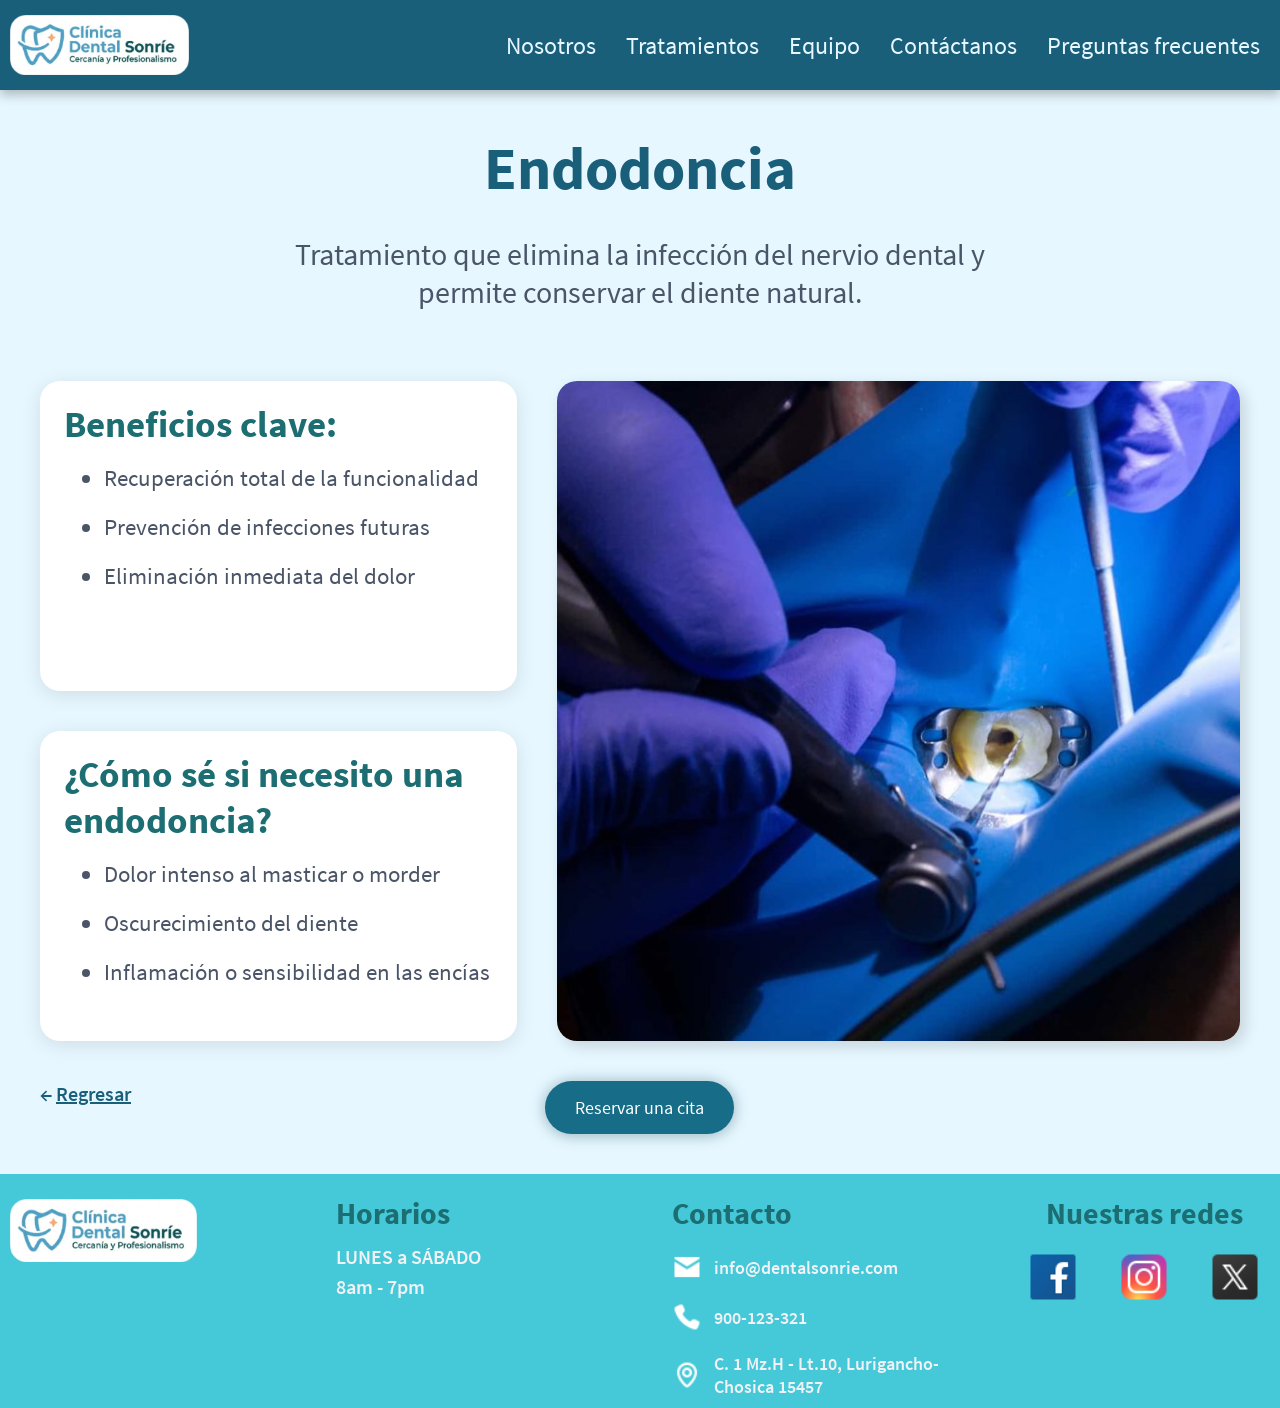
<file: pag_tratamientos/endodoncia/index.html>
<!DOCTYPE html>
<html lang="en">
<head>
    <meta charset="UTF-8">
    <meta name="viewport" content="width=device-width, initial-scale=1.0">
    <title>Clínica Dental Sonríe</title>
    <link rel="stylesheet" href="../../css/global.css">
    <link rel="stylesheet" href="../../css/subpag._tratamientos.css">
</head>
<body>
    <!-- ====================================================================== -->
    <header>
        <div class="logo_header">
            <a href="../../index.html"><img src="../../img/inicio/logo.png" alt="logo de la clínica dental"/></a>
        </div>
        <nav>
            <ul>
                <li><a href="../../pag_nosotros/index.html">Nosotros</a></li>
                <li><a href="../../pag_tratamientos/index.html">Tratamientos</a></li>
                <li><a href="../../pag_equipo/index.html">Equipo</a></li>
                <li><a href="../../pag_contactanos/index.html">Contáctanos</a></li>
                <li><a href="../../pag_preguntas_frecuentes/index.html">Preguntas frecuentes</a></li>
            </ul>
        </nav>
    </header>
    <!-- ====================================================================== -->
    <main>
        <div class="contenedor">
            <section class="bloque1">
                <h1>Endodoncia</h1>
                <p>Tratamiento que elimina la infección del nervio dental y permite conservar el diente natural.</p>
            </section>
            <section class="bloque2">
                <div class="pregunta">
                    <h2>Beneficios clave:</h2>
                    <ul>
                    <li>Recuperación total de la funcionalidad</li>
                    <li>Prevención de infecciones futuras</li>
                    <li>Eliminación inmediata del dolor</li>
                    </ul> 
                </div>
            </section>
            <section class="bloque3">
                <div class="pregunta">
                    <h2>¿Cómo sé si necesito una endodoncia?</h2>
                    <ul>
                    <li>Dolor intenso al masticar o morder</li>
                    <li>Oscurecimiento del diente</li>
                    <li>Inflamación o sensibilidad en las encías</li>
                    </ul>
                </div>
            </section>
            <section class="bloque4">
                <img src="../../img/tratamientos/subpag/endodoncia.jpg"/>
            </section>
            <section class="bloque5">
                 <a href="../../pag_contactanos/index.html">
                        <button class="boton">Reservar una cita</button>
                </a>
            </section>
            <section class="bloque6">
                <a href="../../pag_tratamientos/index.html">← <span style="text-decoration: underline;">Regresar</span></a>
            </section>
        </div>
     </main>
    <!-- ====================================================================== -->
    <footer>
        <section class="logo_footer">
            <img src="../../img/inicio/logo.png"/>
        </section>
        <section class="horarios_footer">
            <div class="titulo_footer">
                <h3>Horarios</h3>
            </div>
            <div class="item1_footer">
                <p>LUNES a SÁBADO</p>
                <P>8am - 7pm</P>
            </div>
        </section>
        <section class="contacto_footer">
            <div class="titulo_footer">
                <h3>Contacto</h3>
            </div>
            <div >
                <div class="item2_footer">
                    <img src="../../img/inicio/icono_correo.png"/>
                    <p>info@dentalsonrie.com</p>
                </div>
                <div class="item2_footer">
                    <img src="../../img/inicio/icono_telefono.png"/>
                    <p>900-123-321</p>
                </div>
                <div class="item2_footer">
                    <img src="../../img/inicio/icono_ubicacion.png"/>   
                    <p>C. 1 Mz.H - Lt.10, Lurigancho-Chosica 15457</p>
                </div>
            </div>
        </section>
        <section class="redes_footer">
            <div class="titulo_footer">
                <h3>Nuestras redes</h3>
            </div>
            <div class="item3_footer">
                <a href="https://www.facebook.com/">
                    <img src="../../img/inicio/icono_facebook.png"/>
                </a>
                <a href="https://www.instagram.com/">
                    <img src="../../img/inicio/icono_instagram.png"/>
                </a>
                <a href="https://x.com/">
                    <img src="../../img/inicio/icono_x.png"/>
                </a>
            </div>
        </section>
    </footer>
    <!-- ====================================================================== -->
</body>
</html>
</file>
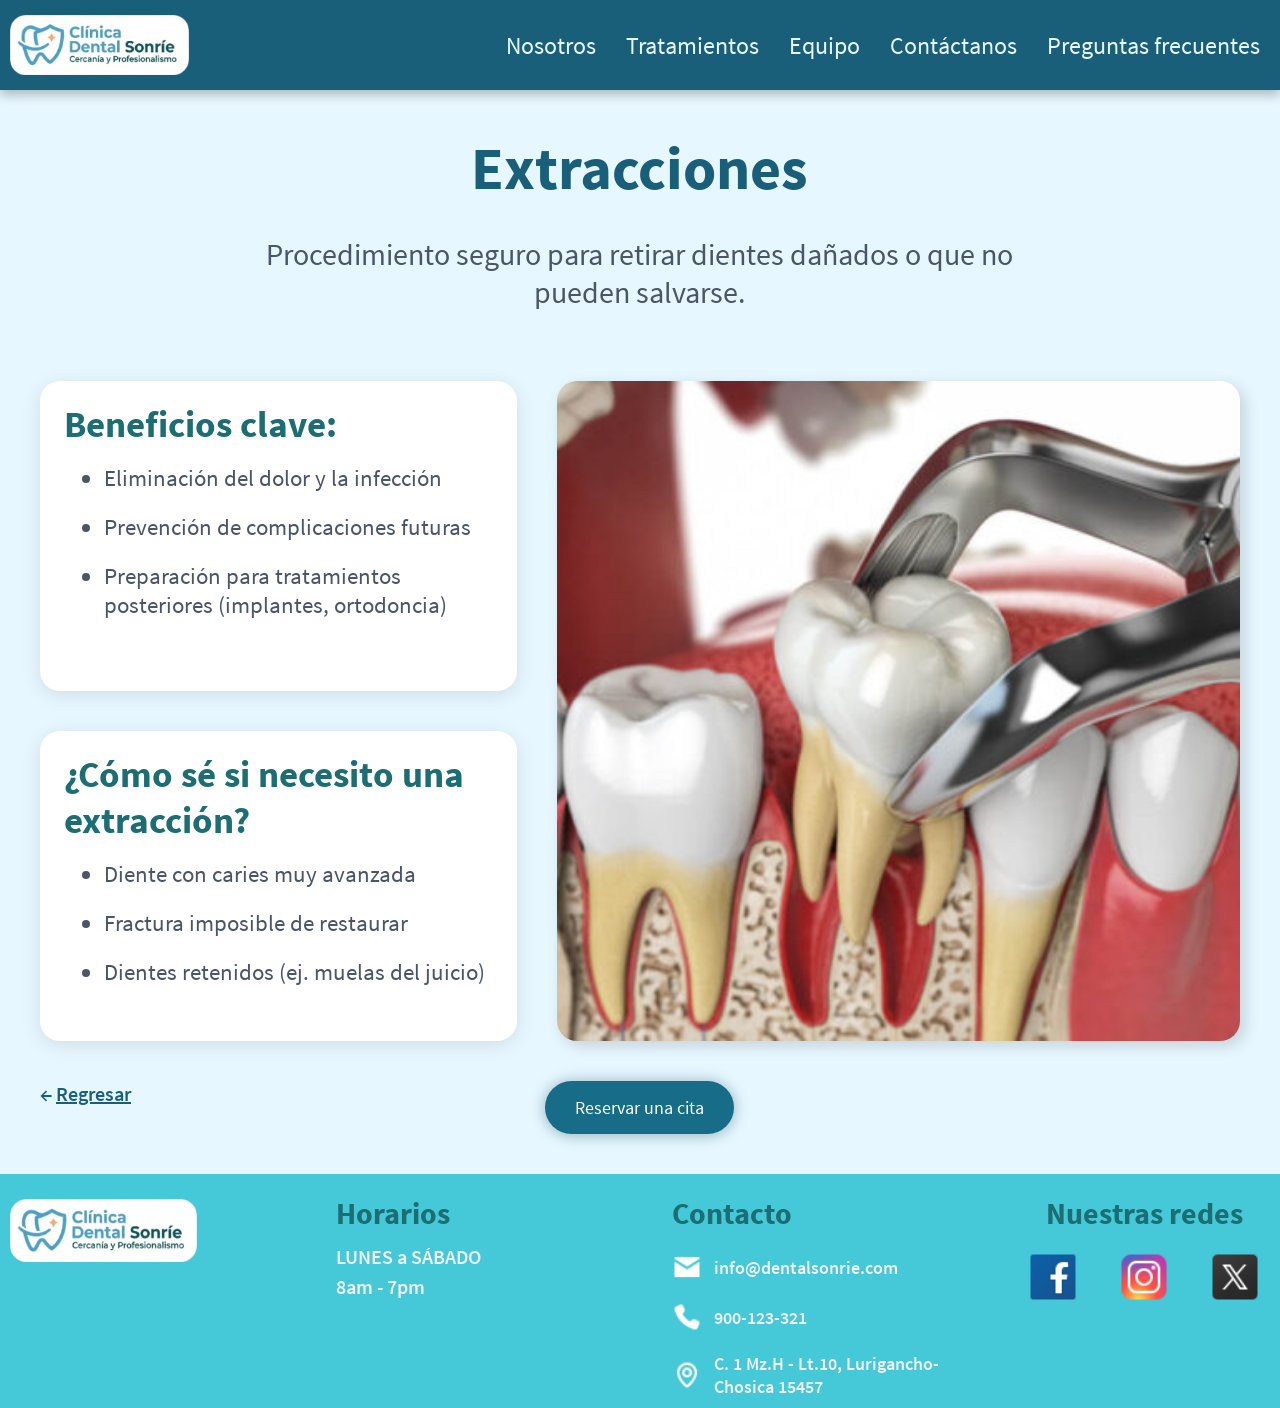
<file: pag_tratamientos/extracciones/index.html>
<!DOCTYPE html>
<html lang="en">
<head>
    <meta charset="UTF-8">
    <meta name="viewport" content="width=device-width, initial-scale=1.0">
    <title>Clínica Dental Sonríe</title>
    <link rel="stylesheet" href="../../css/global.css">
    <link rel="stylesheet" href="../../css/subpag._tratamientos.css">
</head>
<body>
    <!-- ====================================================================== -->
    <header>
        <div class="logo_header">
            <a href="../../index.html"><img src="../../img/inicio/logo.png" alt="logo de la clínica dental"/></a>
        </div>
        <nav>
            <ul>
                <li><a href="../../pag_nosotros/index.html">Nosotros</a></li>
                <li><a href="../../pag_tratamientos/index.html">Tratamientos</a></li>
                <li><a href="../../pag_equipo/index.html">Equipo</a></li>
                <li><a href="../../pag_contactanos/index.html">Contáctanos</a></li>
                <li><a href="../../pag_preguntas_frecuentes/index.html">Preguntas frecuentes</a></li>
            </ul>
        </nav>
    </header>
    <!-- ====================================================================== -->
    <main>
        <div class="contenedor">
            <section class="bloque1">
                <h1>Extracciones</h1>
                <p>Procedimiento seguro para retirar dientes dañados o que no pueden salvarse.</p>
            </section>
            <section class="bloque2">
                <div class="pregunta">
                    <h2>Beneficios clave:</h2>
                    <ul>
                        <li>Eliminación del dolor y la infección</li>
                        <li>Prevención de complicaciones futuras</li>
                        <li>Preparación para tratamientos posteriores (implantes, ortodoncia)</li>
                    </ul> 
                </div>
            </section>
            <section class="bloque3">
                <div class="pregunta">
                    <h2>¿Cómo sé si necesito una extracción?</h2>
                    <ul>
                        <li>Diente con caries muy avanzada</li>
                        <li>Fractura imposible de restaurar</li>
                        <li>Dientes retenidos (ej. muelas del juicio)</li>
                    </ul>
                </div>
            </section>
            <section class="bloque4">
                <img src="../../img/tratamientos/subpag/extracciones.jpg"/>
            </section>
            <section class="bloque5">
                 <a href="../../pag_contactanos/index.html">
                        <button class="boton">Reservar una cita</button>
                </a>
            </section>
            <section class="bloque6">
                <a href="../../pag_tratamientos/index.html">← <span style="text-decoration: underline;">Regresar</span></a>
            </section>
        </div>
     </main>
    <!-- ====================================================================== -->
    <footer>
        <section class="logo_footer">
            <img src="../../img/inicio/logo.png"/>
        </section>
        <section class="horarios_footer">
            <div class="titulo_footer">
                <h3>Horarios</h3>
            </div>
            <div class="item1_footer">
                <p>LUNES a SÁBADO</p>
                <P>8am - 7pm</P>
            </div>
        </section>
        <section class="contacto_footer">
            <div class="titulo_footer">
                <h3>Contacto</h3>
            </div>
            <div >
                <div class="item2_footer">
                    <img src="../../img/inicio/icono_correo.png"/>
                    <p>info@dentalsonrie.com</p>
                </div>
                <div class="item2_footer">
                    <img src="../../img/inicio/icono_telefono.png"/>
                    <p>900-123-321</p>
                </div>
                <div class="item2_footer">
                    <img src="../../img/inicio/icono_ubicacion.png"/>   
                    <p>C. 1 Mz.H - Lt.10, Lurigancho-Chosica 15457</p>
                </div>
            </div>
        </section>
        <section class="redes_footer">
            <div class="titulo_footer">
                <h3>Nuestras redes</h3>
            </div>
            <div class="item3_footer">
                <a href="https://www.facebook.com/">
                    <img src="../../img/inicio/icono_facebook.png"/>
                </a>
                <a href="https://www.instagram.com/">
                    <img src="../../img/inicio/icono_instagram.png"/>
                </a>
                <a href="https://x.com/">
                    <img src="../../img/inicio/icono_x.png"/>
                </a>
            </div>
        </section>
    </footer>
    <!-- ====================================================================== -->
</body>
</html>
</file>
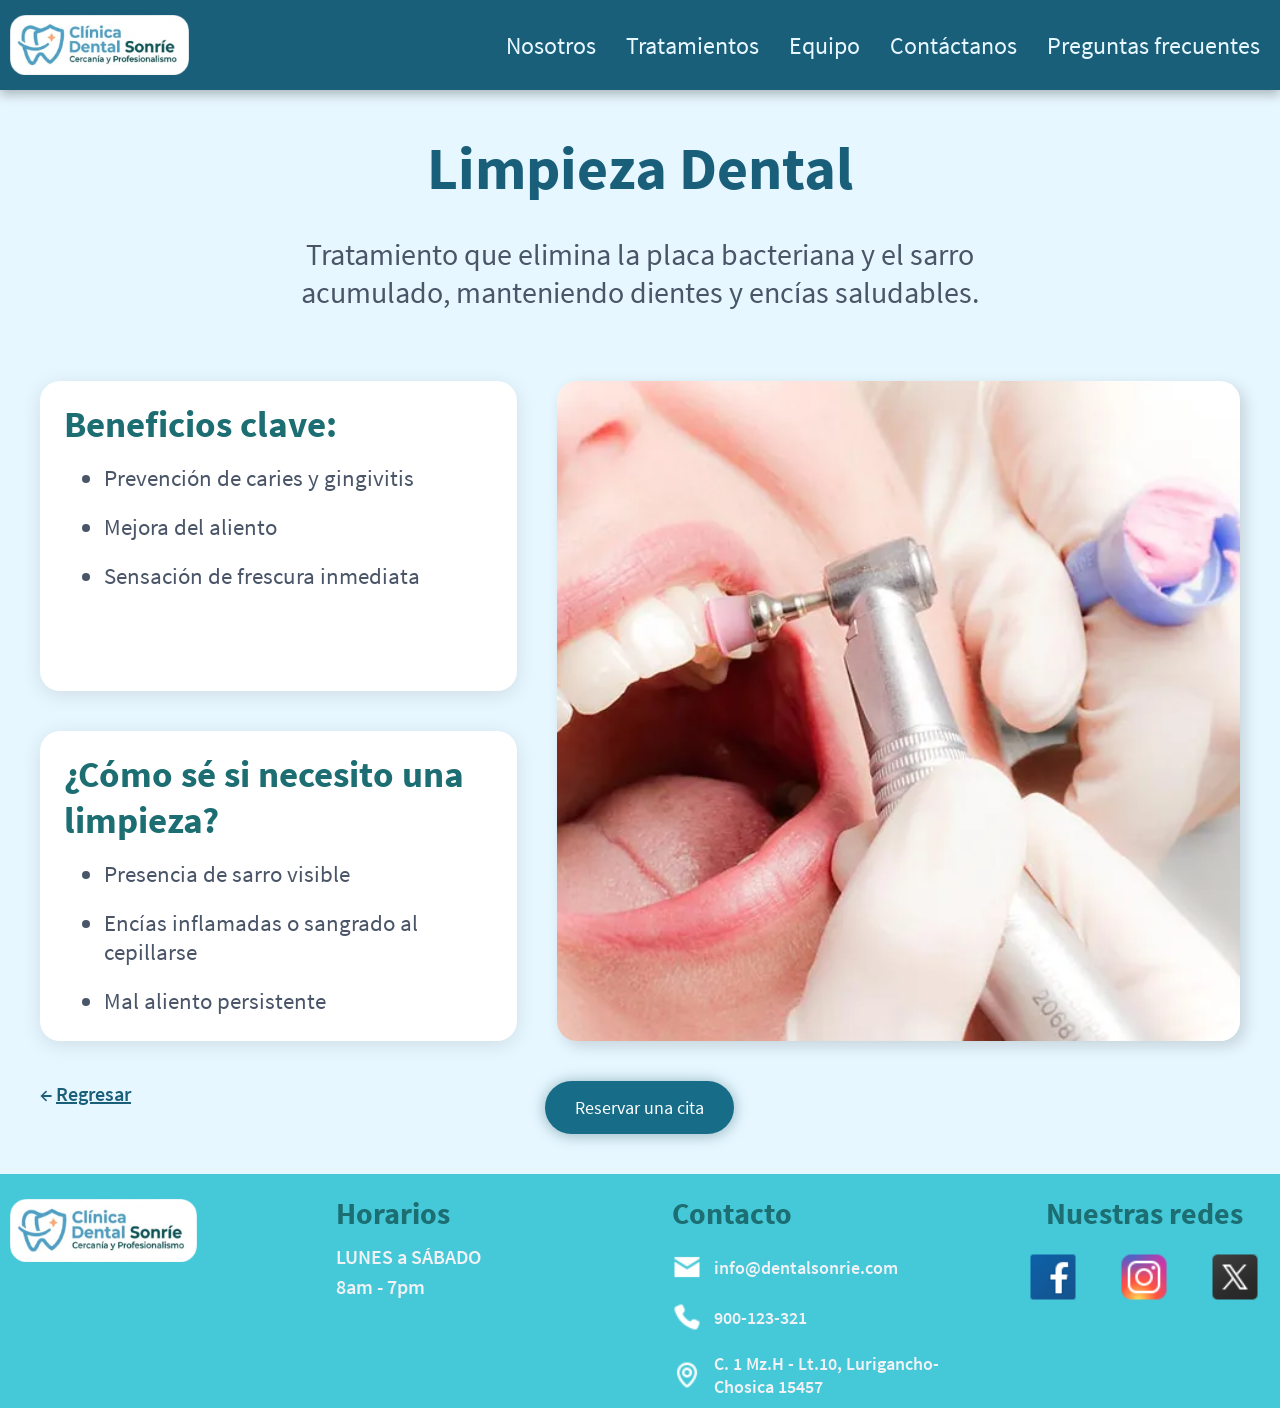
<file: pag_tratamientos/limpieza_dental/index.html>
<!DOCTYPE html>
<html lang="en">
<head>
    <meta charset="UTF-8">
    <meta name="viewport" content="width=device-width, initial-scale=1.0">
    <title>Clínica Dental Sonríe</title>
    <link rel="stylesheet" href="../../css/global.css">
    <link rel="stylesheet" href="../../css/subpag._tratamientos.css">
</head>
<body>
    <!-- ====================================================================== -->
    <header>
        <div class="logo_header">
            <a href="../../index.html"><img src="../../img/inicio/logo.png" alt="logo de la clínica dental"/></a>
        </div>
        <nav>
            <ul>
                <li><a href="../../pag_nosotros/index.html">Nosotros</a></li>
                <li><a href="../../pag_tratamientos/index.html">Tratamientos</a></li>
                <li><a href="../../pag_equipo/index.html">Equipo</a></li>
                <li><a href="../../pag_contactanos/index.html">Contáctanos</a></li>
                <li><a href="../../pag_preguntas_frecuentes/index.html">Preguntas frecuentes</a></li>
            </ul>
        </nav>
    </header>
    <!-- ====================================================================== -->
    <main>
        <div class="contenedor">
            <section class="bloque1">
                <h1>Limpieza Dental</h1>
                <p>Tratamiento que elimina la placa bacteriana y el sarro acumulado, manteniendo dientes y encías saludables.</p>
            </section>
            <section class="bloque2">
                <div class="pregunta">
                    <h2>Beneficios clave:</h2>
                    <ul>
                        <li>Prevención de caries y gingivitis</li>
                        <li>Mejora del aliento</li>
                        <li>Sensación de frescura inmediata</li>
                    </ul> 
                </div>
            </section>
            <section class="bloque3">
                <div class="pregunta">
                    <h2>¿Cómo sé si necesito una limpieza?</h2>
                    <ul>
                        <li>Presencia de sarro visible</li>
                        <li>Encías inflamadas o sangrado al cepillarse</li>
                        <li>Mal aliento persistente</li>
                    </ul>
                </div>
            </section>
            <section class="bloque4">
                <img src="../../img/tratamientos/subpag/limpieza_dental.jpg"/>
            </section>
            <section class="bloque5">
                 <a href="../../pag_contactanos/index.html">
                        <button class="boton">Reservar una cita</button>
                </a>
            </section>
            <section class="bloque6">
                <a href="../../pag_tratamientos/index.html">← <span style="text-decoration: underline;">Regresar</span></a>
            </section>
        </div>
     </main>
    <!-- ====================================================================== -->
    <footer>
        <section class="logo_footer">
            <img src="../../img/inicio/logo.png"/>
        </section>
        <section class="horarios_footer">
            <div class="titulo_footer">
                <h3>Horarios</h3>
            </div>
            <div class="item1_footer">
                <p>LUNES a SÁBADO</p>
                <P>8am - 7pm</P>
            </div>
        </section>
        <section class="contacto_footer">
            <div class="titulo_footer">
                <h3>Contacto</h3>
            </div>
            <div >
                <div class="item2_footer">
                    <img src="../../img/inicio/icono_correo.png"/>
                    <p>info@dentalsonrie.com</p>
                </div>
                <div class="item2_footer">
                    <img src="../../img/inicio/icono_telefono.png"/>
                    <p>900-123-321</p>
                </div>
                <div class="item2_footer">
                    <img src="../../img/inicio/icono_ubicacion.png"/>   
                    <p>C. 1 Mz.H - Lt.10, Lurigancho-Chosica 15457</p>
                </div>
            </div>
        </section>
        <section class="redes_footer">
            <div class="titulo_footer">
                <h3>Nuestras redes</h3>
            </div>
            <div class="item3_footer">
                <a href="https://www.facebook.com/">
                    <img src="../../img/inicio/icono_facebook.png"/>
                </a>
                <a href="https://www.instagram.com/">
                    <img src="../../img/inicio/icono_instagram.png"/>
                </a>
                <a href="https://x.com/">
                    <img src="../../img/inicio/icono_x.png"/>
                </a>
            </div>
        </section>
    </footer>
    <!-- ====================================================================== -->
</body>
</html>
</file>
<file: css/global.css>
@font-face{
    font-family: "Oswald";
    src: url("../fonts/Oswald-VariableFont_wght.ttf") format("truetype");
    font-weight: normal;
    font-style: normal;
}
@font-face{
    font-family: "SourceSansPro";
    src: url("../fonts/SourceSansPro/SourceSansPro-Regular.ttf") format("truetype");
    font-weight: normal;
    font-style: normal;
}
@font-face{
    font-family: "SourceSansPro";
    src: url("../fonts/SourceSansPro/SourceSansPro-Semibold.ttf") format("truetype");
    font-weight: 600;
    font-style: normal;
}
@font-face{
    font-family: "SourceSansPro";
    src: url("../fonts/SourceSansPro/SourceSansPro-Bold.ttf") format("truetype");
    font-weight: bold;
    font-style: normal;
}
body{
    margin: 0;
    padding: 0;
    width: 100%;
    position: relative;
}
header{
    height: 10vh;
    display: flex;
    justify-content: space-between;
    align-items: center;
    background-color: #1a5f7a;
    box-shadow: 0 5px 10px rgba(0, 0, 0, 0.25);
    position: relative;
    z-index: 100;
    padding: 0;
}
.logo_header{
    max-height: 90%;
    max-width: 250px;
    height: auto;
    width: auto;
    margin-left: 10px;
    padding: 0;
}
.logo_header a{
    height:auto;
    max-width: 80%;
    max-width: 250px;
    display: block;
    margin: 0;
    padding: 0;
    transition: transform 0.3s ease;
}
.logo_header a:hover {
    transform: scale(1.02);
}
.logo_header img{
    max-height: 60px;
    max-width: 100%;
    height: auto;
    width: auto;
    display: block;
    margin: 0;
    padding: 0;
}
nav{
    margin-right: 20px;
}
nav ul{
    list-style: none;
    align-items: center;
    display: flex;
    gap: 30px;
    padding-left: 0;
}
nav a{
    font-family: "SourceSansPro", sans-serif;
    text-decoration: none;
    font-size: 1.5rem;
    color: #e7f7ff;
    transition: color 0.3s ease, text-shadow 0.3s ease;
}
nav a:hover{
    color: #45c8d7;
    text-shadow: 0 0 8px rgba(255, 255, 255, 0.5);
}
.contenedor{
    max-width: 1200px;
    width: 100%;
    margin: 0 auto;
    display: grid;
    grid-template-columns:repeat(12,1fr);
    gap: 40px;
    margin-top: 40px;
    margin-bottom: 40px;
}
.boton_celeste{
    display: inline-block;
    background-color: #45c8d7;
    border-radius: 20px;
    padding: 15px 30px;
    box-shadow: 0 1px 15px rgba(69, 200, 215, 0.4);
    transition: all 0.3s ease;
    cursor: pointer;
}
.boton_celeste:hover{
    background-color: #31b3c2;
    transform: translateY(-3px);
    box-shadow: 0 6px 20px rgba(49, 179, 194, 0.5);
}
.boton_celeste a{
    font-family: "SourceSansPro", sans-serif;
    font-size: 20px;
    font-weight: 600;
    text-decoration: none;
    color: white;
}
.boton{
    font-family: "SourceSansPro";
    display:inline-block;
    margin-top:25px;
    padding:15px 30px;
    background:#176d88;
    color:white;
    text-decoration:none;
    border: none;
    border-radius:30px;
    box-shadow: 0 1px 15px rgba(11, 73, 84, 0.4);
    font-size:18px;
    transition:0.3s;
    cursor: pointer;
}
.boton:hover{
    background:#0e5064;
    transform:scale(1.05);
}
footer{
    background-color: #45c8d7;
    display: flex;
    justify-content: space-between;
    gap: 5%;
}
footer p{
    font-family: "SourceSansPro";
    font-size: 25px;
    font-weight: 400;
}
.logo_footer{
    width: 30%;
    margin-top: 25px;
}
.logo_footer img{
    max-height: 30%;
    max-width: 250px;
    height: auto;
    width: auto;
    margin-left: 10px;
    margin-top: 0;
    padding: 0;
}
.titulo_footer h3{
    font-family: "SourceSansPro";
    font-size: 30px;
    font-weight: 700;
    color: #1c6e72;
    margin-top: 0;
    margin-bottom: 0;
}
.horarios_footer{
    width: 30%;
    margin-top: 20px;
}
.horarios_footer p{
    font-size: 20px;
    line-height: 0.5;
    color: #f0f2f5;
    font-weight: 600;
}
.contacto_footer{
    width: 30%;
    margin-top: 20px;
}
.item2_footer{
    display: flex;
    gap: 12px;
    align-items: center;
    margin-bottom: 10px;
    margin-top: 20px;
}
.item2_footer img{
    height: 30px;
    width: auto;
    filter: brightness(0) invert(1);
}
.item2_footer p{
    font-size: 18px;
    color: #f0f2f5;
    font-weight: 600;
    margin: 0;
}
.redes_footer{
    width: 30%;
    margin-top: 20px;
}
.redes_footer .titulo_footer{
    text-align: center;
}
.item3_footer{
    display: flex;
    justify-content: space-around;
}
.item3_footer img{
    margin-top: 15px;
    width: 60px;
    cursor: pointer;
}
.boton_regreso{
    position: absolute;
    right: 20px;
    bottom: 250px;
    z-index: 1000;
    height: 60px;
    width: 60px;
    display: inline-flex;
    background-color: #45c8d7;
    border: none;
    border-radius: 20px;
    box-shadow: 0 1px 15px rgba(69, 200, 215, 0.4);
    transition: all 0.3s ease;
    cursor: pointer;
    justify-content: center;
    align-items: center;
    font-family: "SourceSansPro";
    color: #1a5f7a;
    font-weight: 700;
    font-size: 45px;
    padding-bottom: 5px;
}
.boton_regreso:hover{
    background-color: #31b3c2;
    transform: translateY(-3px);
    box-shadow: 0 6px 20px rgba(49, 179, 194, 0.5);
}
</file>
<file: css/inicio.css>
body{
    background-color: #f0f2f5;
}
.banner{
    width: 100%;
    height: 90vh;
    background-image: url('../img/inicio/banner.png');
    background-size: cover;
    background-position: center;
    display: flex;
    flex-direction: column;
    justify-content: center;
    margin:0;
}
.titulo_principal{
    width: 40%;
    margin-left: 50px;
}
.titulo_principal h1{
    font-family: "Oswald";
    font-weight: bold;
    font-size: clamp(1.8rem, 5vw, 4rem);
    color: white;
    text-shadow: 2px 2px 10px rgba(0, 0, 0, 0.4);
    margin:0;
}
.boton_banner{
    margin-top: 15px;
    margin-left: 50px;
}
.contenedor{
    grid-template-rows: repeat(3,95vh);
    height: auto;
}
.contenedor section {
    box-sizing: border-box;
    margin: 10px 0;
}
.bloque1{
    grid-area: 1/1/2/7;
    display: flex;
    flex-direction: column;
}
.imagen1{
    height: 75%;
}
.imagen1 img{
    height: 100%;
    width: 100%;
    object-fit: cover; 
    object-position: center;
    border-radius: 20px;
}
.iconos{
    height: 20%;
    display: flex;
    justify-content: space-around;
    gap: 10px;
    padding-top: 10px;
    padding-bottom: 0;
}
.icono{
    width: 30%;
    height: auto;
    text-align: center;
    background: white;
    padding: 5px 10px;
    border-radius: 15px;
    box-shadow: 0 4px 15px rgba(0,0,0,0.04);
}
.icono img{
    width: 50%;
}
.icono p{
    font-family: "Oswald";
    color: #1a5f7a;
    font-size: 22px;
    font-weight: 500;
    margin-top: 0;
    margin-bottom: 0;
}
.bloque2{
    grid-area: 1/7/2/13;
}
.bloque2 h2{
    font-family: "SourceSansPro";
    font-size: 60px;
    font-weight: 700;
    color: #1a5f7a;
    margin: 0;
}
.bloque2 p{
    font-family: "SourceSansPro";
    font-size: 25px;
    color: #4a5568;
    line-height: 1.5;
}
.bloque3{
    grid-area: 3/1/4/6;
}
.bloque3 h2{
    font-family: "SourceSansPro";
    font-size: 60px;
    font-weight: 700;
    color: #1a5f7a;
    margin: 0;
    padding: 0;
}
.titulo_bloque3 p{
    margin: 0;
}
.bloque3 small{
    font-family: "SourceSansPro";
    font-size: 23px;
    font-weight: 500;
    color: #1a5f7a;
    margin: 0;
    padding: 0;
}
.bloque3 p{
    font-family: "SourceSansPro";
    font-size: 25px;
    line-height: 1.5;
    color: #4a5568;
} 
.boton_bloque3{
    text-align: center;
    margin: 0;
}
.boton_bloque3 p{
    margin: 0;
    font-size: 20px;
}
.boton{
    margin: 0;
}
.bloque4{
    grid-area: 3/6/4/13;
    display: grid;
    grid-template-columns: repeat(2,1fr);
    grid-template-rows: repeat(2,1fr);
    grid-template-areas:
    "imagen1 imagen2"
    "imagen3 imagen3";
    gap: 10px;
    padding-bottom: 20px;
}
.imagen1_bloque4{
    grid-area: imagen1;
    box-shadow: 5px 5px 15px rgba(0,0,0,0.15);
    border-top-left-radius: 20px;
}
.imagen1_bloque4 img{
    border-top-left-radius: 20px;
}
.imagen2_bloque4{
    grid-area: imagen2;
    box-shadow: 5px 5px 15px rgba(0,0,0,0.15);
    border-top-right-radius: 20px;
}
.imagen2_bloque4 img{
    border-top-right-radius: 20px;
}
.imagen3_bloque4{
    grid-area: imagen3;
    height: 300px;
    box-shadow: 5px 5px 15px rgba(0,0,0,0.15);
    border-bottom-left-radius: 20px;
    border-bottom-right-radius:20px;
}
.imagen3_bloque4 img{
    border-bottom-left-radius:20px;
    border-bottom-right-radius:20px;
}
.bloque4 img{
    height: 100%;
    width: 100%;
    object-fit: cover;
    object-position: center;
}
.bloque5{
    grid-area: 2/1/3/13;
    display: flex;
    flex-direction: column;
    justify-content: space-between;
}
.titulo_bloque5{
    text-align: center;
}
.titulo_bloque5 h2{
    font-family: "SourceSansPro";
    font-size: 60px;
    font-weight: 700;
    color: #1a5f7a;
    margin: 0;
    padding: 0;
}
.tratamientos_bloque5{
    display: flex;
    justify-content: space-between;
    height: 65vh;
    gap: 40px;
}
.tratamientos_bloque5 div{
    text-align: center;
    width: 30%;
    background-color: white;
    border-radius: 20px;
    box-shadow: 0 10px 30px rgba(0, 0, 0, 0.05);
    padding-top: 10px;
    transition:0.4s;
}
.tratamientos_bloque5 div:hover{
    transform:translateY(-10px);
}
.tratamientos_bloque5 h3{
    font-family: "SourceSansPro";
    font-size: 35px;
    color: #1c6e72;
    padding: 0 30px;
    margin: 0;
}
.tratamientos_bloque5 div:nth-of-type(1) h3{
    padding: 0 60px;
}
.tratamientos_bloque5 p{
    font-family: "SourceSansPro";
    font-size: 25px;
    letter-spacing: 1.5;
    color: #4a5568;
    padding: 0 20px;
    margin: 10px 10px;
}
.boton_bloque5{
    text-align: center;
    margin-bottom: 20px;
}
</file>
<file: css/contactanos.css>
body{
    background-color: #e7f7ff;
}
.contenedor{
    grid-template-rows: auto 65vh auto 15vh 45vh;
    height: auto;
}
.contenedor section{
    box-sizing: border-box;
}
.bloque1{
    grid-area: 1/5/2/9;
}
.bloque1 h1{
    font-family: "SourceSansPro";
    font-size: 60px;
    font-weight: 700;
    color: #1a5f7a;
    text-align: center;
    margin: 0;
}
.bloque2{
    grid-area: 2/1/3/9;
    background-color: #f1faff;
    box-shadow: 0 10px 30px rgba(26, 95, 122, 0.08);
    border-radius: 20px;
}
.datos_bloque{
    display: flex;
    flex-direction: column;
    justify-content: space-between;
    text-align: center;
    gap: 20px;
}
.letras_bloque2{
    text-align: center;
}
.letras_bloque2 p{
    font-family: "SourceSansPro";
    font-size: 25px;
    font-weight: 600;
    color: #1a5f7a;
}
input{
    height: 30px;
    width: 500px;
    border: 1px solid #d1d5db;
    border-radius: 10px;
    font-family: "SourceSansPro", sans-serif;
    font-size: 16px;
    color: #333;
    background-color: white;
    transition: all 0.3s ease;
    display: inline-block;
    padding-left: 20px;
}
input:focus, select:focus {
    outline: none;
    border-color: #45c8d7;
    box-shadow: 0 0 0 3px rgba(69, 200, 215, 0.2);
}
.mensaje_adicional{
    height: 60px;
}
select{
    height: 35px;
    width: 520px;
    border: 1px solid #d1d5db;
    border-radius: 10px;
    font-family: "SourceSansPro", sans-serif;
    font-size: 16px;
    color: #666;
    background-color: white;
    transition: all 0.3s ease;
    display: inline-block;
    padding-left: 15px;
}
.boton_enviar{
    text-align: center;
    margin-top: 20px;
    
}
.boton_celeste{
    border: none;
    font-size: 18px;
    font-weight: 600;
    color: white;
}
.bloque3{
    grid-area: 2/9/3/13;
    display: flex;
    flex-direction: column;
    justify-content: space-evenly;
    background-color: #f1faff;
    box-shadow: 0 10px 30px rgba(26, 95, 122, 0.08);
    border-radius: 20px;
    padding-left: 40px;
    padding-right: 40px;
}
.bloque3 h3{
    text-align: center;
    font-family: "SourceSansPro";
    font-size: 25px;
    color: #1a5f7a;
    margin: 0;
}
.contacto1, .contacto2, .contacto3{
    height: 20%;
    display: flex;
    align-items: center;
    border: 1px solid #d1d5db;
    background-color: white;
    border-radius: 10px;
    padding-left: 50px;
}
.icono_contacto{
    display: flex;
    align-items: center;
    margin-right: 25px;
}
.texto_contacto{
    display: flex;
    flex-direction: column;
}
.texto_contacto p:nth-of-type(1) {
    font-family: "SourceSansPro";
    font-weight: bold;
    color: #1a5f7a;
    font-size: 16px;
    margin: 0;
}
.texto_contacto p:nth-of-type(2), .texto_contacto p:nth-of-type(3) {
    font-family: "SourceSansPro";
    letter-spacing: 1px;
    color: #4a5568;
    font-size: 18px;
    margin: 0;
}
.bloque4{
    grid-area: 3/3/4/11;
}
.bloque4 h2{
    text-align: center;
    font-family: "SourceSansPro";
    font-size: 40px;
    font-weight: 600;
    color: #1c6e72;
    margin-top: 0;
}
.bloque4 span{
    font-weight: 700;
    color: #45c8d7;
}
.bloque5{
    grid-area: 4/1/5/8;
    padding-right: 75px;
}
.bloque5 p{
    font-family: "SourceSansPro";
    font-size: 25px;
    color: #4a5568;
    margin: 0 0 20px 0;
}
.bloque5 p:nth-of-type(2) {
    font-weight: 600;
    color: #1a5f7a;
}

.bloque6{
    grid-area: 5/1/6/8;
    background-color: #f1faff;
    padding: 15px;
    border-radius: 20px;
    box-shadow: 0 10px 30px rgba(0,0,0,0.05);
}
.bloque6 p{
    text-align: center;
    font-family: "SourceSansPro";
    font-weight: 600;
    color: #1a5f7a;
    height: 10%;
    margin: 0;
}
.bloque6 iframe{
    width: 100%;
    height: 90%;
    border-radius: 10px;
}
.bloque7{
    grid-area: 4/8/6/13;
    box-shadow: 5px 5px 15px rgba(0,0,0,0.15);
    border-radius: 20px;
}
.bloque7 img{
    height: 100%;
    width: 100%;
    object-fit: cover;
    object-position: center;
    border-radius: 20px;
}
</file>
<file: css/equipo.css>
body{
    background-color: #e7f7ff;
}
.contenedor{
    grid-template-rows: auto 60vh 60vh auto;
    height: auto;
}
.contenedor section{
    box-sizing: border-box;
}
.bloque1{
    grid-area: 1/4/2/10;
    text-align: center;
}
.bloque1 h1{
    font-family: "SourceSansPro";
    font-size: 60px;
    font-weight: 700;
    color: #1a5f7a;
    margin: 0;
}
.bloque2{
    grid-area: 2/1/3/7;
    display: flex;
    flex-direction: column;
    justify-content: flex-start;
    background-color: white;
    border-radius: 20px;
    box-shadow: 0 10px 30px rgba(0, 0, 0, 0.05);
}
.imagen1_bloque{
    background-image: url(../img/equipo/imagen1.jpg);
    background-size: cover;
    background-position: 0px -30px;
    height: 75%;
    border-radius: 20px;
    box-shadow: 0 5px 10px rgba(0, 0, 0, 0.15);
    margin: 15px 20px 0;
}
.bloque3{
    grid-area: 2/7/3/13;
    display: flex;
    flex-direction: column;
    justify-content: flex-start;
    background-color: white;
    box-shadow: 0 10px 30px rgba(0, 0, 0, 0.05);
    border-radius: 20px;
}
.imagen2_bloque{
    background-image: url(../img/equipo/imagen2.jpg);
    background-size: cover;
    background-position: 0px -10px;
    height: 75%;
    border-radius: 20px;
    box-shadow: 0 5px 10px rgba(0, 0, 0, 0.15);
    margin: 15px 20px 0;
}
.bloque4{
    grid-area: 3/1/4/7;
    display: flex;
    flex-direction: column;
    justify-content: flex-start;
    background-color: white;
    box-shadow: 0 10px 30px rgba(0, 0, 0, 0.05);
    border-radius: 20px;
}
.imagen3_bloque{
    background-image: url(../img/equipo/imagen3.jpg);
    background-size: cover;
    background-position: top;
    height: 75%;
    border-radius: 20px;
    box-shadow: 0 5px 10px rgba(0, 0, 0, 0.15);
    margin: 15px 20px 0;
}
.bloque5{
    grid-area: 3/7/4/13;
    display: flex;
    flex-direction: column;
    justify-content: flex-start;
    background-color: white;
    box-shadow: 0 10px 30px rgba(0, 0, 0, 0.05);
    border-radius: 20px;
}
.imagen4_bloque{
    background-image: url(../img/equipo/imagen4.jpg);
    background-size: cover;
    background-position: 0px -40px;
    height: 75%;
    border-radius: 20px;
    box-shadow: 0 5px 10px rgba(0, 0, 0, 0.15);
    margin: 15px 20px 0;
}
.texto_imagen{
    margin-left: 20px;
}
.texto_imagen p{
    font-family: "Oswald";
    font-size: 30px;
    color: rgb(98, 98, 98);
}
.texto_bloque{
    text-align: center;
}
.texto_bloque p{
    font-family: "SourceSansPro";
    font-size: 25px;
    font-weight: 700;
    color: #1c6e72;
    padding: 0 50px;
}
.bloque6{
    grid-area: 4/5/5/9;
    text-align: center;
}
.boton{
    margin: 0;
}
</file>
<file: css/tratamientos.css>
/*CSS TRATAMIENTOS*/
body{
    background-color: #e7f7ff;
}
.titulo{
    text-align:center;
    font-family: "SourceSansPro";
    font-size: 60px;
    font-weight: 700;
    color: #1a5f7a;
}
.contenedor-tratamientos{
    width:90%;
    max-width: 1400px;
    margin:auto;
    display:grid;
    grid-template-columns:repeat(auto-fit,minmax(400px,1fr));
    gap:30px;
}
.tarjeta{
    background:white;
    border-radius:20px;
    padding:20px;
    text-align:center;
    box-shadow:0 5px 15px rgba(0,0,0,.15);
    cursor:pointer;
    transition:0.4s;
}
.tarjeta:hover{
    transform:translateY(-10px);
}
.tarjeta img{
    width:160px;
    height:160px;
    object-fit:cover;
    border-radius:50%;
}
.tarjeta h3{
    font-family: "SourceSansPro";
    font-size: 20px;
    margin-top:20px;
    color:#1c6e72;
}
.detalle{
    width: 80%;
    height: 600px;
    margin:60px auto;
    padding:40px;
    background:white;
    border-radius:20px;
    text-align:center;
    box-shadow:0 5px 15px rgba(0,0,0,.15);
    display: grid;
    grid-template-columns: 1fr 1fr;
    grid-template-rows: 550px auto;
}
.detalle img{
    width:250px;
    margin:25px 0;
    border-radius:20px;
}
.bloque1{
    grid-area: 1/1/2/2;
    border-right: 1px solid rgb(103, 102, 102);
}
.bloque1 h2{
    color:#176d88;
    font-family: "SourceSansPro";
    font-size: 35px;
    margin-top:20px;
}
.bloque1 p{
    font-family: "SourceSansPro";
    font-size:23px;
    line-height:30px;
    color:#555;
    padding: 0 50px;
}
.bloque2{
    grid-area: 1/2/2/3;
    display: flex;
    flex-direction: column;
    justify-content: center;
    font-family: "SourceSansPro";
}
.bloque2 h3{
    font-size:22px;
    color: #1c6e72;
}
.bloque2 p{
    font-size:20px;
    line-height:30px;
    color:#555;
    padding: 0 70px;
    margin-top: 0;
    margin-bottom: 35px;
}
.bloque3{
    grid-area: 2/1/3/3;
    text-align: center;
}
.boton_detalles{
    text-align: right;
}
.boton_detalles a{
    font-family: "SourceSansPro";
    font-weight: 600;
    font-size: 18px;
    text-decoration: none;
    color: #1a5f7a;
    transition: color 0.3s ease, text-shadow 0.3s ease;
}
.boton_detalles a:hover{
    color: #1f96c5;
    text-shadow: 0 0 8px rgba(255, 255, 255, 0.5);
}
#precio{
    color:#45c8d7;
    font-size:35px;
    font-weight:bold;
}
</file>
<file: css/subpag._tratamientos.css>
body{
    background-color: #e7f7ff;
}
.contenedor{
    grid-template-rows: auto 310px 310px auto;
}
.contenedor section{
    box-sizing: border-box;
}
.bloque1{
    grid-area: 1/3/2/11;
    text-align: center;
    font-family: "SourceSansPro";
}
.bloque1 h1{
    font-size: 60px;
    font-weight: 700;
    color: #1a5f7a;
    margin: 0;
}
.bloque1 p{
    font-size: 30px;
    color: #4a5568;
}
.bloque2{
    grid-area: 2/1/3/6;
    font-family: "SourceSansPro";
    background-color: white;
    border-radius: 20px;
    display: flex;
    justify-content: center;
    box-shadow: 0 4px 20px rgba(0,0,0,0.1);
}
.bloque3{
    grid-area: 3/1/4/6;
    font-family: "SourceSansPro";
    background-color: white;
    border-radius: 20px;
    display: flex;
    justify-content: center;
    box-shadow: 0 4px 20px rgba(0,0,0,0.1);
}
.bloque4{
    grid-area: 2/6/4/13;
    border-radius: 20px;
    box-shadow: 5px 5px 15px rgba(0,0,0,0.15);
}
.bloque4 img{
    height: 100%;
    width: 100%;
    object-fit: cover; 
    object-position: center;
    border-radius: 20px;
}
.bloque5{
    grid-area: 4/5/5/9;
    text-align: center;
}
.pregunta{
    height: 90%;
    width: 90%;
    padding-top: 20px;
}
.pregunta h2{
    color: #1c6e72;
    font-size: 37px;
    margin: 0;
}
.pregunta li{
    font-size: 23px;
    color:#4a5568;;
    margin-bottom: 20px;
}
.boton{
    margin: 0;
}
.bloque6{
    grid-area: 4/1/5/3;
}
.bloque6 a{
    font-family: "SourceSansPro";
    font-weight: 600;
    font-size: 20px;
    text-decoration: none;
    color: #1a5f7a;
    transition: color 0.3s ease, text-shadow 0.3s ease;
}
.bloque6 a:hover{
    color: #1f96c5;
    text-shadow: 0 0 8px rgba(255, 255, 255, 0.5);
}
</file>
